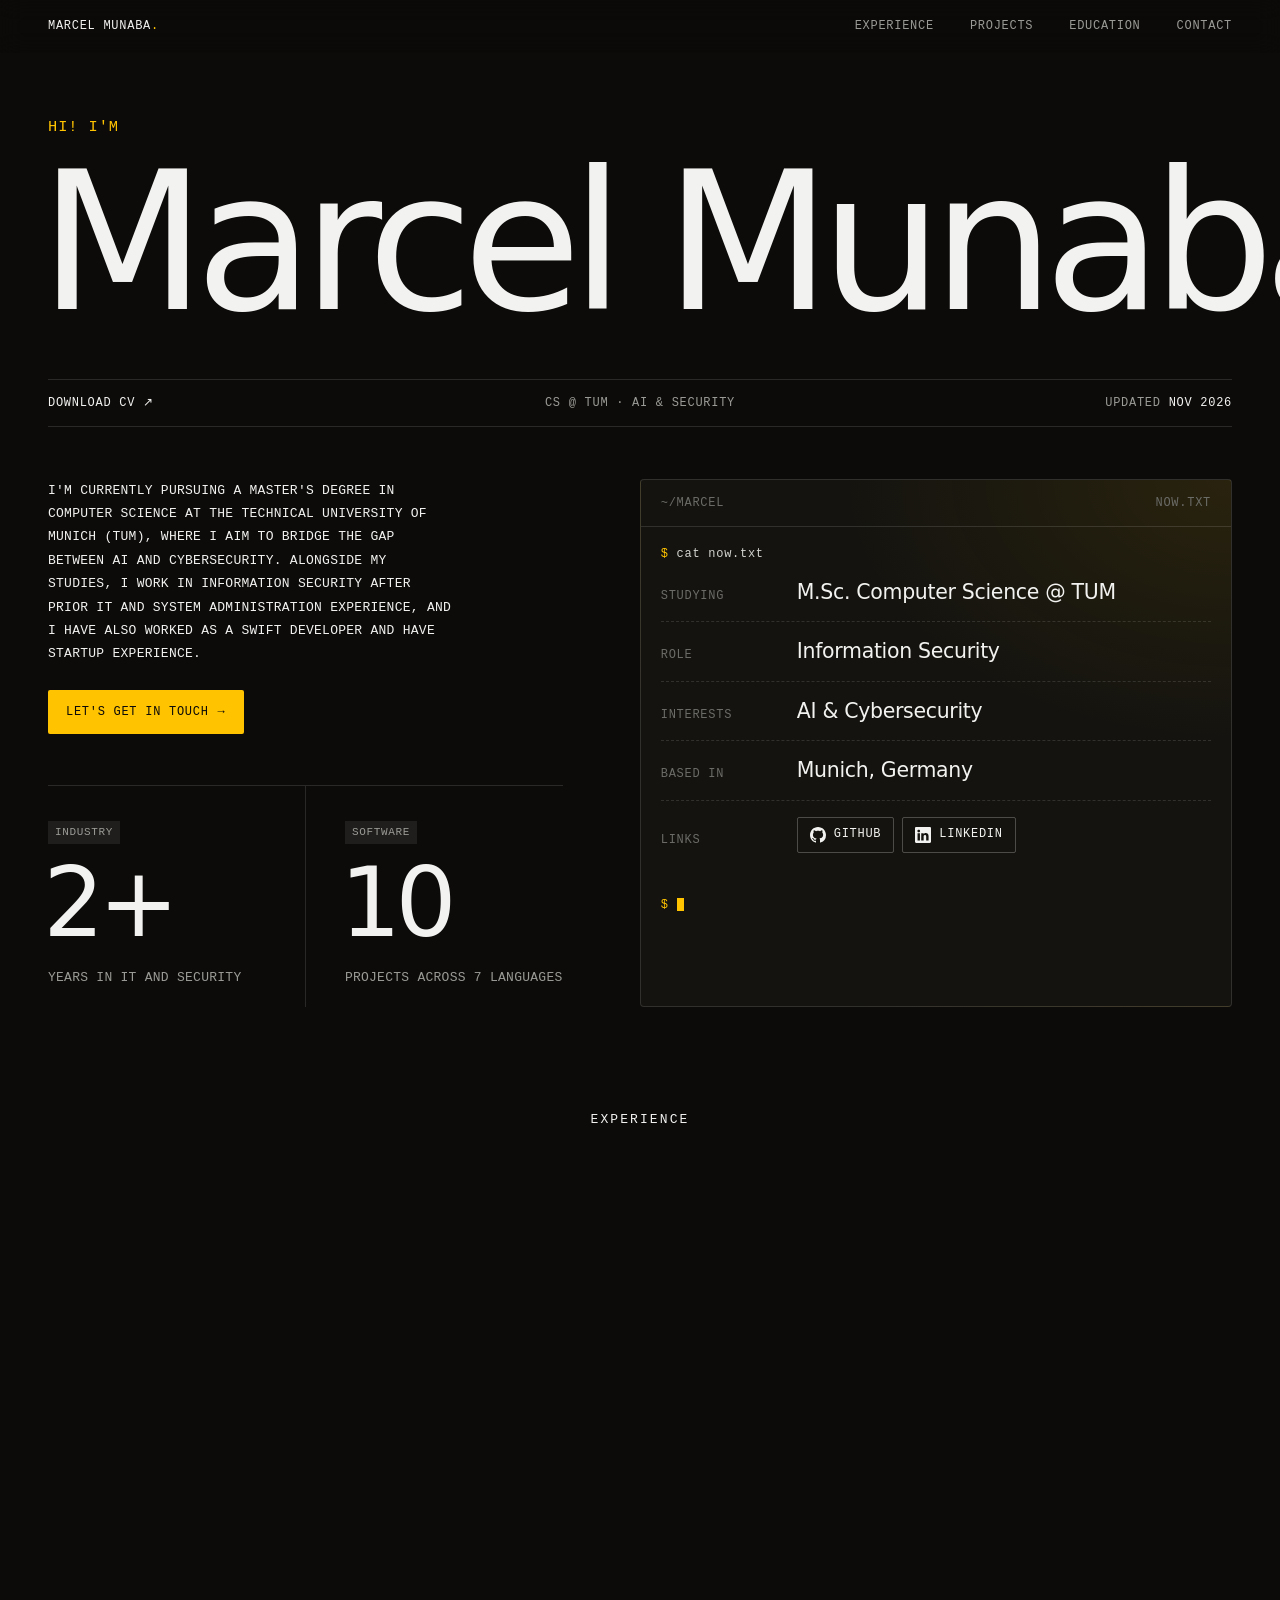
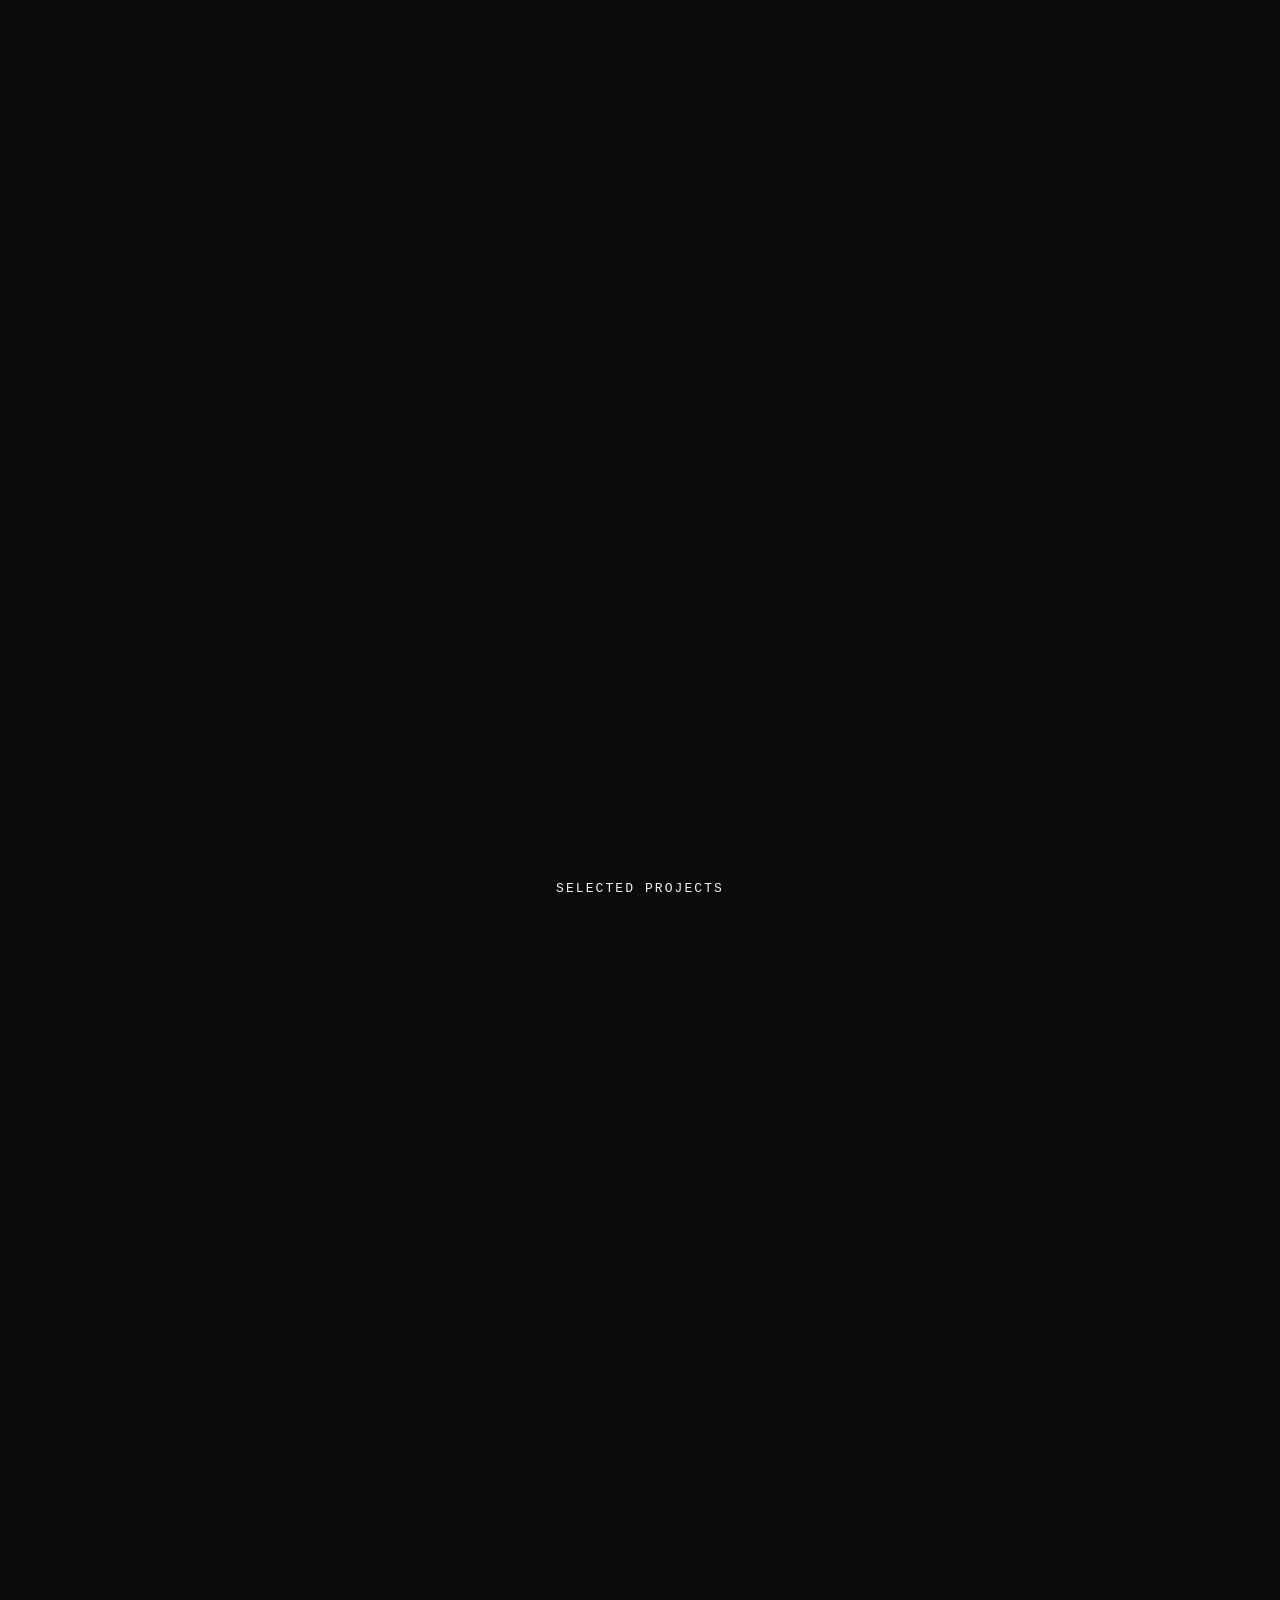
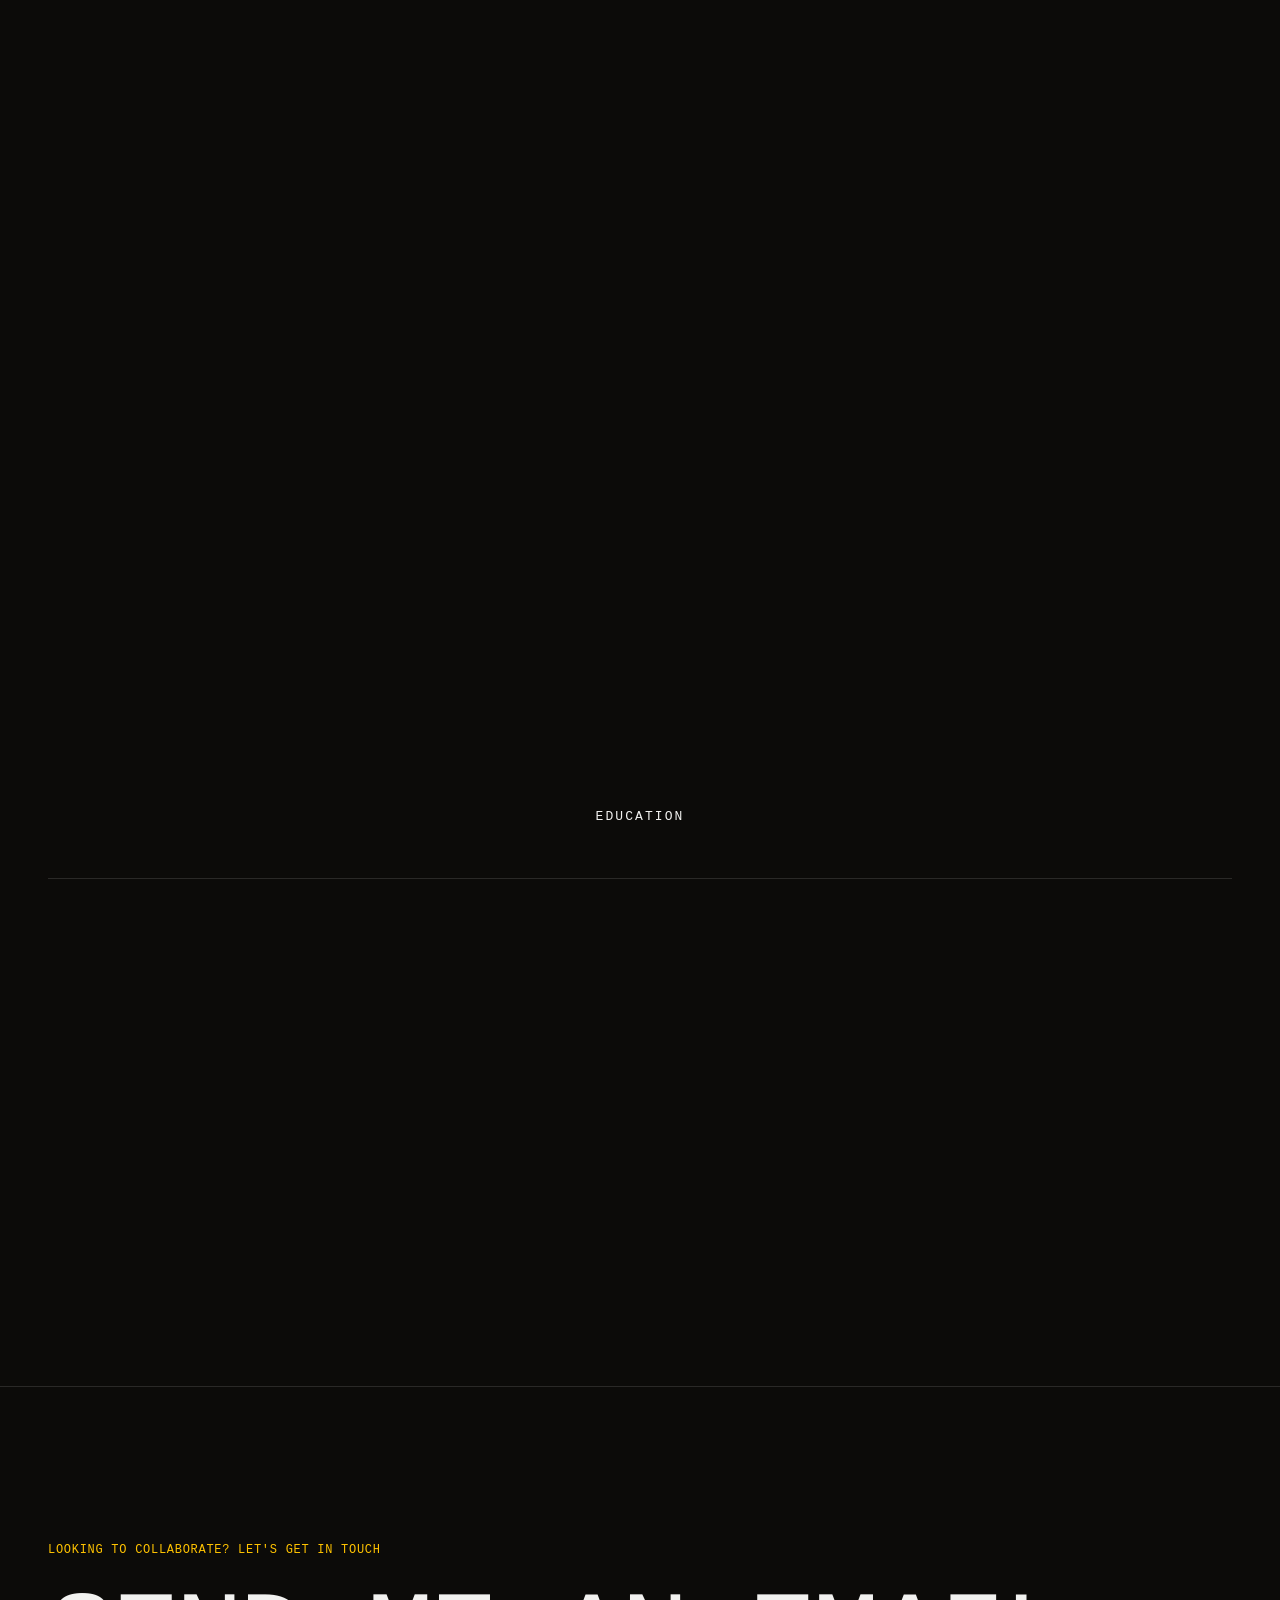
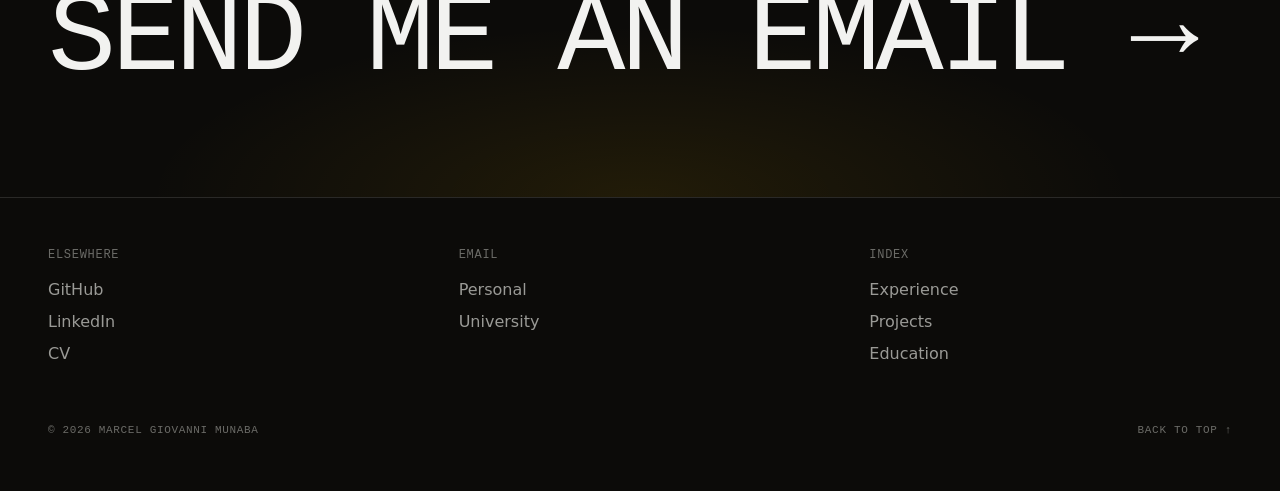
<file: index.html>
<!DOCTYPE html>
<html lang="en">
<head>
    <meta charset="UTF-8">
    <meta name="viewport" content="width=device-width, initial-scale=1.0">
    <meta http-equiv="Content-Security-Policy" content="default-src 'self'; base-uri 'self'; object-src 'none'; form-action 'none'; img-src 'self' data:; style-src 'self' https://fonts.googleapis.com; font-src https://fonts.gstatic.com; connect-src 'self'; script-src 'self' 'sha256-/x7W7R75k8Roq0WaVRQX9blP4OufE5xbAdzklGxsgpw='; frame-src 'none'">
    <meta name="referrer" content="strict-origin-when-cross-origin">
    <title>Marcel Giovanni Munaba</title>
    <meta name="description" content="Marcel Giovanni Munaba, M.Sc. Computer Science student at TUM working at the intersection of AI and security. Projects, experience, and contact.">
    <meta name="theme-color" content="#0c0b09">
    <link rel="apple-touch-icon" sizes="180x180" href="assets/favicon/apple-touch-icon.png">
    <link rel="icon" type="image/png" sizes="32x32" href="assets/favicon/favicon-32x32.png">
    <link rel="icon" type="image/png" sizes="16x16" href="assets/favicon/favicon-16x16.png">
    <link rel="preconnect" href="https://fonts.googleapis.com">
    <link rel="preconnect" href="https://fonts.gstatic.com" crossorigin>
    <link href="https://fonts.googleapis.com/css2?family=Inter+Tight:wght@300;400;500&family=JetBrains+Mono:wght@400;500&display=swap" rel="stylesheet">
    <link href="css/styles.css" rel="stylesheet">
    <script>document.documentElement.classList.add('js');</script>
    <script src="js/scripts.js" defer></script>
</head>
<body>
    <a class="skip-link" href="#main">Skip to content</a>

    <header class="topbar" id="topbar">
        <div class="wrap topbar__inner">
            <a class="topbar__brand" href="#top" aria-label="Marcel Munaba, back to top">Marcel Munaba<span class="accent">.</span></a>
            <nav class="topbar__nav" aria-label="Sections">
                <a href="#experience">Experience</a>
                <a href="#projects">Projects</a>
                <a href="#education">Education</a>
                <a href="#contact">Contact</a>
            </nav>
        </div>
    </header>

    <main id="main">
        <!-- Hero -->
        <section class="hero wrap" id="top">
            <h1 class="hero__name" data-reveal>
                <span class="hero__hello label">Hi! I'm</span>
                <span class="hero__lines">
                    <span class="hero__line">Marcel</span>
                    <span class="hero__line">Munaba<span class="accent">.</span></span>
                </span>
            </h1>
            <div class="hero__meta label">
                <a href="https://marcelmunaba.github.io/CV/CV_Marcel.pdf" target="_blank" rel="noopener noreferrer">Download CV <span aria-hidden="true">↗</span></a>
                <span class="hero__tagline">CS @ TUM · AI &amp; Security</span>
                <span>Updated <time id="updated" datetime="2026-11">Nov 2026</time></span>
            </div>
        </section>

        <!-- Intro -->
        <section class="intro wrap">
            <div class="intro__text" data-reveal>
                <p>I'm currently pursuing a Master's degree in Computer Science at the Technical University of Munich (TUM), where I aim to bridge the gap between AI and cybersecurity. Alongside my studies, I work in information security after prior IT and system administration experience, and I have also worked as a Swift developer and have startup experience.</p>
                <a class="btn" href="#contact">Let's get in touch <span class="btn__arrow" aria-hidden="true">→</span></a>
                <div class="intro__stats">
                    <div class="stat">
                        <span class="tag label">Industry</span>
                        <strong>2+</strong>
                        <p class="label">Years in IT and security</p>
                    </div>
                    <div class="stat">
                        <span class="tag label">Software</span>
                        <strong>10</strong>
                        <p class="label">Projects across 7 languages</p>
                    </div>
                </div>
            </div>

            <aside class="now" aria-label="At a glance" data-reveal>
                <div class="now__head label">
                    <span>~/marcel</span>
                    <span>now.txt</span>
                </div>
                <p class="now__prompt now__cat label"><span class="now__sign" aria-hidden="true">$</span> cat now.txt</p>
                <dl class="now__list">
                    <div><dt class="label">Studying</dt><dd>M.Sc. Computer Science @ TUM</dd></div>
                    <div><dt class="label">Role</dt><dd>Information Security</dd></div>
                    <div><dt class="label">Interests</dt><dd>AI &amp; Cybersecurity</dd></div>
                    <div><dt class="label">Based in</dt><dd>Munich, Germany</dd></div>
                    <div>
                        <dt class="label">Links</dt>
                        <dd class="now__links">
                            <a class="now__link label" href="https://github.com/marcelmunaba/" target="_blank" rel="noopener noreferrer"><svg viewBox="0 0 16 16" width="16" height="16" aria-hidden="true" fill="currentColor"><path d="M8 0C3.58 0 0 3.58 0 8c0 3.54 2.29 6.53 5.47 7.59.4.07.55-.17.55-.38 0-.19-.01-.82-.01-1.49-2.01.37-2.53-.49-2.69-.94-.09-.23-.48-.94-.82-1.13-.28-.15-.68-.52-.01-.53.63-.01 1.08.58 1.23.82.72 1.21 1.87.87 2.33.66.07-.52.28-.87.51-1.07-1.78-.2-3.64-.89-3.64-3.95 0-.87.31-1.59.82-2.15-.08-.2-.36-1.02.08-2.12 0 0 .67-.21 2.2.82.64-.18 1.32-.27 2-.27s1.36.09 2 .27c1.53-1.04 2.2-.82 2.2-.82.44 1.1.16 1.92.08 2.12.51.56.82 1.27.82 2.15 0 3.07-1.87 3.75-3.65 3.95.29.25.54.73.54 1.48 0 1.07-.01 1.93-.01 2.2 0 .21.15.46.55.38A8.01 8.01 0 0 0 16 8c0-4.42-3.58-8-8-8z"/></svg>GitHub</a>
                            <a class="now__link label" href="https://www.linkedin.com/in/marcelmunaba" target="_blank" rel="noopener noreferrer"><svg viewBox="0 0 16 16" width="16" height="16" aria-hidden="true" fill="currentColor"><path d="M0 1.146C0 .513.526 0 1.175 0h13.65C15.474 0 16 .513 16 1.146v13.708c0 .633-.526 1.146-1.175 1.146H1.175C.526 16 0 15.487 0 14.854zm4.943 12.248V6.169H2.542v7.225zm-1.2-8.212c.837 0 1.358-.554 1.358-1.248-.015-.709-.52-1.248-1.342-1.248S2.4 3.226 2.4 3.934c0 .694.521 1.248 1.327 1.248zm4.908 8.212V9.359c0-.216.016-.432.08-.586.173-.431.568-.878 1.232-.878.869 0 1.216.662 1.216 1.634v3.865h2.401V9.25c0-2.22-1.184-3.252-2.764-3.252-1.274 0-1.845.7-2.165 1.193v.025h-.016l.016-.025V6.169h-2.4c.03.678 0 7.225 0 7.225z"/></svg>LinkedIn</a>
                        </dd>
                    </div>
                </dl>
                <div class="now__shell label" data-shell>
                    <p class="now__prompt"><span class="now__sign" aria-hidden="true">$</span> <span data-shell-cmd>ls ~/projects</span></p>
                    <p class="now__out now__ls" data-shell-out>
                        <a href="#project-benchbit">benchbit</a>
                        <a href="#project-taxirl">taxirl</a>
                        <a href="#project-censorbot">censorbot</a>
                        <a href="#project-mahlzeit">mahlzeit</a>
                        <a href="#project-mori">mori</a>
                        <a href="#project-swiftblogger">swiftblogger</a>
                        <a href="#project-slash-survivors">slash-survivors</a>
                        <a href="#project-lu-zerlegung">lu-zerlegung</a>
                        <a href="#project-pengu-tic-tac-toe">pengu-tic-tac-toe</a>
                        <a href="#project-crossy-road">crossy-road</a>
                    </p>
                    <p class="now__prompt" data-shell-end><span class="now__sign" aria-hidden="true">$</span> <span class="cursor" aria-hidden="true"></span></p>
                </div>
            </aside>
        </section>

        <!-- Experience -->
        <section class="section wrap" id="experience">
            <h2 class="section__title label">Experience</h2>
            <div class="jobs">
                <article class="job" data-reveal>
                    <div class="job__side">
                        <p class="job__company label">ONYVEN <span class="badge">Current</span></p>
                        <h3 class="job__role">Student Researcher</h3>
                        <p class="job__type">Supply Chain Risk &middot; Interdisciplinary Project</p>
                        <p class="job__date label">Oct 2026 — Present</p>
                    </div>
                    <ul class="job__list">
                        <li>R&amp;D and prototyping in the area of global supply chain risk and its impact on companies&rsquo; suppliers.</li>
                        <li>Working on risk assessment methods, LLM-based analysis and the evaluation of external data sources.</li>
                    </ul>
                </article>
                <article class="job" data-reveal>
                    <div class="job__side">
                        <p class="job__company label">limango GmbH <span class="badge">Current</span></p>
                        <h3 class="job__role">Information Security</h3>
                        <p class="job__type">Working Student</p>
                        <p class="job__date label">Dec 2025 — Present</p>
                    </div>
                    <ul class="job__list">
                        <li>Designed and deployed a Python middleware that forwards Elastic SIEM alerts to the team&rsquo;s collaboration platform, automating security alert notifications.</li>
                        <li>Develop automation scripts to tune pfSense firewall rules and reduce false positives, improving detection accuracy.</li>
                    </ul>
                    <details class="job__more">
                        <summary class="label">+ 2 more</summary>
                        <ul class="job__list">
                            <li>Triage Suricata IDS alerts and analyze suspicious activity.</li>
                            <li>Investigate and report on security incidents, such as Microsoft Defender malware detections, contributing to incident response and remediation efforts.</li>
                        </ul>
                    </details>
                </article>
                <article class="job" data-reveal>
                    <div class="job__side">
                        <p class="job__company label">limango GmbH</p>
                        <h3 class="job__role">IT Helpdesk &amp; System Administration</h3>
                        <p class="job__type">Working Student</p>
                        <p class="job__date label">June 2024 — Dec 2025</p>
                    </div>
                    <ul class="job__list">
                        <li>Delivered desktop support and resolved 10+ technical issues weekly across Windows, macOS, and Linux, earning near-perfect user satisfaction.</li>
                        <li>Managed 100+ user accounts, access permissions, security settings, hardware inventory lifecycle, and deployed and maintained company devices using Baramundi Mobile Device Management (MDM) to ensure compliance and streamline device provisioning.</li>
                    </ul>
                    <details class="job__more">
                        <summary class="label">+ 1 more</summary>
                        <ul class="job__list">
                            <li>Supported onboarding and offboarding for up to 5 employees per month by configuring hardware, software, and access.</li>
                        </ul>
                    </details>
                </article>
                <article class="job" data-reveal>
                    <div class="job__side">
                        <p class="job__company label">Interhyp Gruppe</p>
                        <h3 class="job__role">VisionOS Developer</h3>
                        <p class="job__type">iPraktikum</p>
                        <p class="job__date label">Oct 2024 — Feb 2025</p>
                        <p class="job__link label"><a href="https://aet.cit.tum.de/projects/courses/ipraktikum/24w/interhyp/" target="_blank" rel="noopener">Project page ↗</a></p>
                    </div>
                    <ul class="job__list">
                        <li>Partnered with a team of 8 developers in the <i>iPraktikum</i> course at TUM, led by the Chair of Applied Software Engineering in partnership with Apple.</li>
                        <li>Engineered <i>HOMEvision</i>, a VisionOS app for Apple Vision Pro leveraging Google Gemini to extract natural, spoken descriptions of dream property characteristics and automatically translate them into smart search filters.</li>
                    </ul>
                </article>
            </div>
        </section>

        <!-- Projects -->
        <section class="section wrap" id="projects">
            <h2 class="section__title label">Selected projects</h2>
            <ol class="cards">
                <li class="card" id="project-benchbit" data-reveal>
                    <div class="card__media carousel" role="group" aria-roledescription="carousel" aria-label="BenchBit Explorer screenshots">
                        <div class="carousel__track" tabindex="0">
                            <div class="carousel__slide" role="group" aria-roledescription="slide" aria-label="1 of 5"><img src="assets/projects/benchbit/card.webp" width="1200" height="750" loading="lazy" alt="BenchBit Explorer overview with the Pareto-optimal configurations chart and trilemma triangle"></div>
                            <div class="carousel__slide" role="group" aria-roledescription="slide" aria-label="2 of 5"><img src="assets/projects/benchbit/card-2.webp" width="1200" height="750" loading="lazy" alt="BenchBit Explorer Pareto analysis of throughput against Shannon entropy"></div>
                            <div class="carousel__slide" role="group" aria-roledescription="slide" aria-label="3 of 5"><img src="assets/projects/benchbit/card-3.webp" width="1200" height="750" loading="lazy" alt="BenchBit Explorer parameter effects chart of throughput by block interval and node count"></div>
                            <div class="carousel__slide" role="group" aria-roledescription="slide" aria-label="4 of 5"><img src="assets/projects/benchbit/card-4.webp" width="1200" height="750" loading="lazy" alt="BenchBit Explorer configuration details panel with per-run metrics"></div>
                            <div class="carousel__slide" role="group" aria-roledescription="slide" aria-label="5 of 5"><img src="assets/projects/benchbit/card-5.webp" width="1200" height="750" loading="lazy" alt="BenchBit Explorer guide explaining the blockchain trilemma"></div>
                        </div>
                        <div class="carousel__controls">
                            <span class="carousel__count label">01 / 05</span>
                            <span class="carousel__btns">
                                <button class="carousel__btn" type="button" data-dir="-1" aria-label="Previous screenshot">←</button>
                                <button class="carousel__btn" type="button" data-dir="1" aria-label="Next screenshot">→</button>
                            </span>
                        </div>
                    </div>
                    <p class="card__meta label"><span>01</span><span class="card__stack"><span class="stack__item"><i class="tech-icon tech-icon--python" aria-hidden="true"></i>Python</span><span class="stack__sep" aria-hidden="true">·</span><span class="stack__item"><i class="tech-icon tech-icon--ansible" aria-hidden="true"></i>Ansible</span><span class="stack__sep" aria-hidden="true">·</span><span class="stack__item">Thesis</span></span></p>
                    <h3 class="card__title">BenchBit<img class="card__icon" src="assets/projects/benchbit/icon.svg" width="64" height="64" alt=""></h3>
                    <p class="card__desc">Bitcoin testing framework built for my B.Sc. thesis on the blockchain trilemma.</p>
                    <p class="card__links label">
                        <a href="https://benchbit.pages.dev/" target="_blank" rel="noopener noreferrer">Explorer ↗</a>
                        <button type="button" class="card__link-btn" data-dialog-open="abstract-benchbit" aria-haspopup="dialog">Read abstract →</button>
                    </p>
                </li>
                <li class="card" id="project-taxirl" data-reveal>
                    <div class="card__media"><img src="assets/projects/taxirl/card.webp" width="1200" height="750" loading="lazy" alt="TaxiRL Streamlit app"></div>
                    <p class="card__meta label"><span>02</span><span class="card__stack"><span class="stack__item"><i class="tech-icon tech-icon--python" aria-hidden="true"></i>Python</span><span class="stack__sep" aria-hidden="true">·</span><span class="stack__item">RL</span></span></p>
                    <h3 class="card__title">TaxiRL</h3>
                    <p class="card__desc">Reinforcement learning methods compared on Gymnasium's Taxi problem.</p>
                    <p class="card__links label">
                        <a href="taxirl-demo.html">Demo</a>
                        <a href="https://github.com/marcelmunaba/taxi" target="_blank" rel="noopener noreferrer">GitHub ↗</a>
                    </p>
                </li>
                <li class="card" id="project-censorbot" data-reveal>
                    <div class="card__media carousel" role="group" aria-roledescription="carousel" aria-label="CensorBot screenshots">
                        <div class="carousel__track" tabindex="0">
                            <div class="carousel__slide" role="group" aria-roledescription="slide" aria-label="1 of 3"><img src="assets/projects/censorbot/card.webp" width="1200" height="750" loading="lazy" alt="CensorBot Try it page with example prompts"></div>
                            <div class="carousel__slide" role="group" aria-roledescription="slide" aria-label="2 of 3"><img src="assets/projects/censorbot/card-2.webp" width="1200" height="750" loading="lazy" alt="CensorBot censoring a profane message with confidence bar and word scores"></div>
                            <div class="carousel__slide" role="group" aria-roledescription="slide" aria-label="3 of 3"><img src="assets/projects/censorbot/card-3.webp" width="1200" height="750" loading="lazy" alt="CensorBot thinking bubble while classifying a message"></div>
                        </div>
                        <div class="carousel__controls">
                            <span class="carousel__count label">01 / 03</span>
                            <span class="carousel__btns">
                                <button class="carousel__btn" type="button" data-dir="-1" aria-label="Previous screenshot">←</button>
                                <button class="carousel__btn" type="button" data-dir="1" aria-label="Next screenshot">→</button>
                            </span>
                        </div>
                    </div>
                    <p class="card__meta label"><span>03</span><span class="card__stack"><span class="stack__item"><i class="tech-icon tech-icon--python" aria-hidden="true"></i>Python</span><span class="stack__sep" aria-hidden="true">·</span><span class="stack__item">ML</span></span></p>
                    <h3 class="card__title">CensorBot</h3>
                    <p class="card__desc">Profanity checker using a Naive Bayes classifier.</p>
                    <p class="card__links label">
                        <a href="censorbot-demo.html">Demo</a>
                        <a href="https://github.com/marcelmunaba/CensorBot" target="_blank" rel="noopener noreferrer">GitHub ↗</a>
                    </p>
                </li>
                <li class="card" id="project-mahlzeit" data-reveal>
                    <div class="card__media carousel" role="group" aria-roledescription="carousel" aria-label="Mahlzeit screenshots">
                        <div class="carousel__track" tabindex="0">
                            <div class="carousel__slide" role="group" aria-roledescription="slide" aria-label="1 of 2"><img src="assets/projects/mahlzeit/card.webp" width="1200" height="750" loading="lazy" alt="Mahlzeit wishlist and favorites screens"></div>
                            <div class="carousel__slide" role="group" aria-roledescription="slide" aria-label="2 of 2"><img src="assets/projects/mahlzeit/card-2.webp" width="1200" height="750" loading="lazy" alt="Mahlzeit recipe detail screens"></div>
                        </div>
                        <div class="carousel__controls">
                            <span class="carousel__count label">01 / 02</span>
                            <span class="carousel__btns">
                                <button class="carousel__btn" type="button" data-dir="-1" aria-label="Previous screenshot">←</button>
                                <button class="carousel__btn" type="button" data-dir="1" aria-label="Next screenshot">→</button>
                            </span>
                        </div>
                    </div>
                    <p class="card__meta label"><span>04</span><span class="card__stack"><span class="stack__item"><i class="tech-icon tech-icon--swift" aria-hidden="true"></i>Swift</span><span class="stack__sep" aria-hidden="true">·</span><span class="stack__item">iOS</span></span></p>
                    <h3 class="card__title">Mahlzeit!</h3>
                    <p class="card__desc">Cooking wishlist app from TUM's iPraktikum intro course.</p>
                    <p class="card__links label">
                        <a href="mahlzeit-demo.html">Demo</a>
                        <a href="https://github.com/marcelmunaba/mahlzeit" target="_blank" rel="noopener noreferrer">GitHub ↗</a>
                    </p>
                </li>
                <li class="card" id="project-mori" data-reveal>
                    <div class="card__media"><img src="assets/projects/mori/card.webp" width="1200" height="750" loading="lazy" alt="Mori home and activity screens with the tagline Money made easy"></div>
                    <p class="card__meta label"><span>05</span><span class="card__stack"><span class="stack__item"><i class="tech-icon tech-icon--flutter" aria-hidden="true"></i>Flutter</span></span></p>
                    <h3 class="card__title">Mori</h3>
                    <p class="card__desc">A mobile Money Manager application written in Flutter. Designed to help users efficiently manage their finances with ease and convenience, whose main functionalities include bill splitting and comprehensive money management.</p>
                </li>
                <li class="card" id="project-swiftblogger" data-reveal>
                    <div class="card__media carousel" role="group" aria-roledescription="carousel" aria-label="SwiftBlogger screenshots">
                        <div class="carousel__track" tabindex="0">
                            <div class="carousel__slide" role="group" aria-roledescription="slide" aria-label="1 of 7"><img src="assets/projects/swiftblogger/card.webp" width="1200" height="750" loading="lazy" alt="SwiftBlogger dashboard"></div>
                            <div class="carousel__slide" role="group" aria-roledescription="slide" aria-label="2 of 7"><img src="assets/projects/swiftblogger/card-2.webp" width="1200" height="750" loading="lazy" alt="SwiftBlogger landing page"></div>
                            <div class="carousel__slide" role="group" aria-roledescription="slide" aria-label="3 of 7"><img src="assets/projects/swiftblogger/card-3.webp" width="1200" height="750" loading="lazy" alt="SwiftBlogger sign-up page"></div>
                            <div class="carousel__slide" role="group" aria-roledescription="slide" aria-label="4 of 7"><img src="assets/projects/swiftblogger/card-4.webp" width="1200" height="750" loading="lazy" alt="SwiftBlogger login page"></div>
                            <div class="carousel__slide" role="group" aria-roledescription="slide" aria-label="5 of 7"><img src="assets/projects/swiftblogger/card-5.webp" width="1200" height="750" loading="lazy" alt="SwiftBlogger posts list"></div>
                            <div class="carousel__slide" role="group" aria-roledescription="slide" aria-label="6 of 7"><img src="assets/projects/swiftblogger/card-6.webp" width="1200" height="750" loading="lazy" alt="SwiftBlogger create post page"></div>
                            <div class="carousel__slide" role="group" aria-roledescription="slide" aria-label="7 of 7"><img src="assets/projects/swiftblogger/card-7.webp" width="1200" height="750" loading="lazy" alt="SwiftBlogger edit post page"></div>
                        </div>
                        <div class="carousel__controls">
                            <span class="carousel__count label">01 / 07</span>
                            <span class="carousel__btns">
                                <button class="carousel__btn" type="button" data-dir="-1" aria-label="Previous screenshot">←</button>
                                <button class="carousel__btn" type="button" data-dir="1" aria-label="Next screenshot">→</button>
                            </span>
                        </div>
                    </div>
                    <p class="card__meta label"><span>06</span><span class="card__stack"><span class="stack__item"><i class="tech-icon tech-icon--nodedotjs" aria-hidden="true"></i>Node.js</span><span class="stack__sep" aria-hidden="true">·</span><span class="stack__item"><i class="tech-icon tech-icon--postgresql" aria-hidden="true"></i>PostgreSQL</span></span></p>
                    <h3 class="card__title">SwiftBlogger</h3>
                    <p class="card__desc">Blogging site with accounts, auth and post management.</p>
                    <p class="card__links label">
                        <a href="https://github.com/marcelmunaba/SwiftBlogger" target="_blank" rel="noopener noreferrer">GitHub ↗</a>
                    </p>
                </li>
                <li class="card" id="project-slash-survivors" data-reveal>
                    <div class="card__media carousel" role="group" aria-roledescription="carousel" aria-label="Slash Survivors screenshots">
                        <div class="carousel__track" tabindex="0">
                            <div class="carousel__slide" role="group" aria-roledescription="slide" aria-label="1 of 4"><img src="assets/projects/slash-survivors/card.webp" width="1200" height="750" loading="lazy" alt="Slash Survivors title screen"></div>
                            <div class="carousel__slide" role="group" aria-roledescription="slide" aria-label="2 of 4"><img src="assets/projects/slash-survivors/card-2.webp" width="1200" height="750" loading="lazy" alt="Slash Survivors mode select"></div>
                            <div class="carousel__slide" role="group" aria-roledescription="slide" aria-label="3 of 4"><img src="assets/projects/slash-survivors/card-3.webp" width="1200" height="750" loading="lazy" alt="Slash Survivors gameplay"></div>
                            <div class="carousel__slide" role="group" aria-roledescription="slide" aria-label="4 of 4"><img src="assets/projects/slash-survivors/card-4.webp" width="1200" height="750" loading="lazy" alt="Slash Survivors gameplay, second screenshot"></div>
                        </div>
                        <div class="carousel__controls">
                            <span class="carousel__count label">01 / 04</span>
                            <span class="carousel__btns">
                                <button class="carousel__btn" type="button" data-dir="-1" aria-label="Previous screenshot">←</button>
                                <button class="carousel__btn" type="button" data-dir="1" aria-label="Next screenshot">→</button>
                            </span>
                        </div>
                    </div>
                    <p class="card__meta label"><span>07</span><span class="card__stack"><span class="stack__item"><i class="tech-icon tech-icon--godotengine" aria-hidden="true"></i>Godot</span><span class="stack__sep" aria-hidden="true">·</span><span class="stack__item">Game</span></span></p>
                    <h3 class="card__title">Slash Survivors</h3>
                    <p class="card__desc">Top-down pixel hack-and-slash with endless waves.</p>
                    <p class="card__links label">
                        <a href="slash-survivors-demo.html">Demo</a>
                        <a href="https://marcelmunaba.itch.io/slash-survivors" target="_blank" rel="noopener noreferrer">Play on itch.io ↗</a>
                    </p>
                </li>
                <li class="card" id="project-lu-zerlegung" data-reveal>
                    <div class="card__media"><img src="assets/projects/lu-zerlegung/card.webp" width="1200" height="750" loading="lazy" alt="LU Zerlegung project report"></div>
                    <p class="card__meta label"><span>08</span><span class="card__stack"><span class="stack__item"><i class="tech-icon tech-icon--c" aria-hidden="true"></i>C</span><span class="stack__sep" aria-hidden="true">·</span><span class="stack__item">Group project</span></span></p>
                    <h3 class="card__title">LU Zerlegung</h3>
                    <p class="card__desc">LU matrix decomposition in C. The repo is private, so <a href="#" data-email-user="marcelmunaba" data-email-domain="gmail.com">email me</a> for details.</p>
                </li>
                <li class="card" id="project-pengu-tic-tac-toe" data-reveal>
                    <div class="card__media carousel" role="group" aria-roledescription="carousel" aria-label="Pengu Tic-Tac-Toe screenshots">
                        <div class="carousel__track" tabindex="0">
                            <div class="carousel__slide" role="group" aria-roledescription="slide" aria-label="1 of 2"><img src="assets/projects/pengu-tic-tac-toe/card.webp" width="1200" height="750" loading="lazy" alt="Pengu Tic-Tac-Toe game setup in the terminal"></div>
                            <div class="carousel__slide" role="group" aria-roledescription="slide" aria-label="2 of 2"><img src="assets/projects/pengu-tic-tac-toe/card-2.webp" width="1200" height="750" loading="lazy" alt="Pengu Tic-Tac-Toe game in progress"></div>
                        </div>
                        <div class="carousel__controls">
                            <span class="carousel__count label">01 / 02</span>
                            <span class="carousel__btns">
                                <button class="carousel__btn" type="button" data-dir="-1" aria-label="Previous screenshot">←</button>
                                <button class="carousel__btn" type="button" data-dir="1" aria-label="Next screenshot">→</button>
                            </span>
                        </div>
                    </div>
                    <p class="card__meta label"><span>09</span><span class="card__stack"><span class="stack__item"><i class="tech-icon tech-icon--java" aria-hidden="true"></i>Java</span></span></p>
                    <h3 class="card__title">Pengu Tic-Tac-Toe</h3>
                    <p class="card__desc">Tic-tac-toe with a twist, for TUM's PGdP course.</p>
                    <p class="card__links label">
                        <a href="https://github.com/marcelmunaba/PenguTicTacToe" target="_blank" rel="noopener noreferrer">GitHub ↗</a>
                    </p>
                </li>
                <li class="card" id="project-crossy-road" data-reveal>
                    <div class="card__media"><img src="assets/projects/crossy-road/card.webp" width="1200" height="750" loading="lazy" alt="Crossy Road gameplay"></div>
                    <p class="card__meta label"><span>10</span><span class="card__stack"><span class="stack__item"><i class="tech-icon tech-icon--python" aria-hidden="true"></i>Python</span><span class="stack__sep" aria-hidden="true">·</span><span class="stack__item">Pygame</span></span></p>
                    <h3 class="card__title">Crossy Road</h3>
                    <p class="card__desc">Small arcade game built with Pygame.</p>
                    <p class="card__links label">
                        <a href="https://github.com/marcelmunaba/CrossyRoad-Alpha" target="_blank" rel="noopener noreferrer">GitHub ↗</a>
                    </p>
                </li>
            </ol>
        </section>

        <!-- Education -->
        <section class="section wrap" id="education">
            <h2 class="section__title label">Education</h2>
            <div class="accordion">
                <details class="acc" data-reveal>
                    <summary>
                        <span class="acc__title">M.Sc. Computer Science<span class="acc__sub label">Technical University of Munich</span></span>
                        <span class="acc__meta label">Apr 2026 — Now</span>
                        <span class="acc__icon" aria-hidden="true"></span>
                    </summary>
                    <div class="acc__body">
                        <div class="semesters">
                            <div class="semester">
                                <h4 class="label">1. Semester</h4>
                                <ul class="courses">
                                    <li>Blockchain-based Systems Engineering <code>IN2359</code></li>
                                    <li>Introduction to Deep Learning <code>IN2346</code></li>
                                    <li>Security Engineering <code>IN2178</code></li>
                                    <li>IT Security 2 <code>CIT3330002</code></li>
                                    <li>Cryptography <code>CIT3330003</code></li>
                                </ul>
                            </div>
                            <div class="semester">
                                <h4 class="label">2. Semester</h4>
                                <ul class="courses">
                                    <li>Network Security <code>IN2101</code></li>
                                    <li>Introduction to Quantum Computing <code>IN2381</code></li>
                                    <li>Interdisciplinary Project in an Application Subject <code>IN2334</code></li>
                                </ul>
                            </div>
                        </div>
                    </div>
                </details>

                <details class="acc" data-reveal>
                    <summary>
                        <span class="acc__title">B.Sc. Computer Science<span class="acc__sub label">Technical University of Munich · Grade&nbsp;2.3</span></span>
                        <span class="acc__meta label">Oct 2022 — Feb 2026</span>
                        <span class="acc__icon" aria-hidden="true"></span>
                    </summary>
                    <div class="acc__body">
                        <div class="semesters">
                            <div class="semester">
                                <h4 class="label">1. Semester</h4>
                                <ul class="courses">
                                    <li>Introduction to Computer Science <code>IN0001</code></li>
                                    <li>Introduction to Computer Organization and Technology - Computer Architecture <code>IN0004</code></li>
                                    <li>Discrete Structures <code>IN0015</code></li>
                                    <li>Fundamentals of Programming (Exercises &amp; Laboratory) <code>IN0002</code></li>
                                </ul>
                            </div>
                            <div class="semester">
                                <h4 class="label">2. Semester</h4>
                                <ul class="courses">
                                    <li>Fundamentals of Algorithms and Data Structures <code>IN0007</code></li>
                                    <li>Introduction to Software Engineering <code>IN0006</code></li>
                                    <li>Linear Algebra for Informatics <code>MA0901</code></li>
                                    <li>Functional Programming and Verification <code>IN0003</code></li>
                                    <li>Fundamentals of Computer Architecture (Exercises &amp; Laboratory) <code>IN0005</code></li>
                                    <li>French A1.1 <code>SZ0501</code></li>
                                </ul>
                            </div>
                            <div class="semester">
                                <h4 class="label">3. Semester</h4>
                                <ul class="courses">
                                    <li>Introduction to Databases <code>IN0008</code></li>
                                    <li>IT Security <code>IN0042</code></li>
                                    <li>Introduction to Operating Systems and System Software <code>IN0009</code></li>
                                    <li>Calculus for Computer Science <code>MA0902</code></li>
                                    <li>Numerical Programming <code>IN0019</code></li>
                                    <li>Korean A1.1 <code>SZ1808</code></li>
                                </ul>
                            </div>
                            <div class="semester">
                                <h4 class="label">4. Semester</h4>
                                <ul class="courses">
                                    <li>Introduction to Theoretical Computer Science <code>IN0011</code></li>
                                    <li>Introduction to Computer Networks and Distributed Systems <code>IN0010</code></li>
                                    <li>Discrete Probability Theory <code>IN0018</code></li>
                                    <li>Modeling and Simulation (Focus on Calculus) <code>IN2366</code></li>
                                    <li>Seminar - Neurotechnology and Human-Robot Interfacing <code>IN0014</code></li>
                                </ul>
                            </div>
                            <div class="semester">
                                <h4 class="label">5. Semester</h4>
                                <ul class="courses">
                                    <li>Patterns in Software Engineering <code>IN2081</code></li>
                                    <li>Business Analytics and Machine Learning <code>IN2028</code></li>
                                    <li>Applied Regression <code>MA3409</code></li>
                                    <li>iPraktikum (iOS Praktikum) <code>IN0012</code></li>
                                    <li>Fundamentals of Artificial Intelligence <code>IN2406</code></li>
                                </ul>
                            </div>
                            <div class="semester">
                                <h4 class="label">6. Semester</h4>
                                <ul class="courses">
                                    <li>Introduction to Data Science and Statistical Thinking <code>CIT5130002</code></li>
                                    <li>Bachelor's Thesis: Quantifying Trade-Offs in the Blockchain Trilemma: Empirical Analysis in PoW-based Systems Towards Pareto-Optimal Configurations <code>IN2261</code></li>
                                </ul>
                            </div>
                        </div>
                    </div>
                </details>

                <details class="acc" data-reveal>
                    <summary>
                        <span class="acc__title">Studienkolleg – T-Kurs<span class="acc__sub label">Hochschule Kaiserslautern · Grade&nbsp;1.5</span></span>
                        <span class="acc__meta label">Mar 2022 — Jun 2022</span>
                        <span class="acc__icon" aria-hidden="true"></span>
                    </summary>
                    <div class="acc__body">
                        <p class="acc__text">The International Preparatory College offers international students preparation for universities in Germany.</p>
                    </div>
                </details>

                <details class="acc" data-reveal>
                    <summary>
                        <span class="acc__title">High School – Natural Sciences Program<span class="acc__sub label">SMAK 1 Penabur Jakarta · Grade&nbsp;91.64</span></span>
                        <span class="acc__meta label">Jul 2018 — May 2021</span>
                        <span class="acc__icon" aria-hidden="true"></span>
                    </summary>
                    <div class="acc__body">
                        <p class="acc__text">Activities and societies: SMAK One Cup Committee.</p>
                    </div>
                </details>
            </div>
        </section>

        <!-- Contact -->
        <section class="contact" id="contact">
            <div class="wrap contact__inner">
                <p class="contact__kicker label">Looking to collaborate? Let's get in touch</p>
                <a class="contact__email" href="#" data-email-user="marcelmunaba" data-email-domain="gmail.com">Send me an email <span class="contact__arrow" aria-hidden="true">→</span></a>
            </div>
        </section>
    </main>

    <!-- BenchBit thesis abstract -->
    <dialog class="modal" id="abstract-benchbit" aria-labelledby="abstract-benchbit-title">
        <div class="modal__head label">
            <span>benchbit / abstract.txt</span>
            <button type="button" class="modal__close" data-dialog-close aria-label="Close abstract">Close ✕</button>
        </div>
        <div class="modal__body">
            <p class="modal__kicker label">BenchBit · B.Sc. thesis · TUM</p>
            <h2 class="modal__title" id="abstract-benchbit-title">Abstract</h2>
            <div class="modal__text">
                <p>Designing blockchain systems for decentralized applications requires that software architects address non-functional needs, which include balancing decentralization, scalability, and security, commonly referred to as the blockchain trilemma. Achieving a good balance among the three axes is challenging due to the lack of empirical data on their trade-offs.</p>
                <p>Existing studies are mostly conceptual or focus primarily on the Proof-of-Stake consensus mechanism, leaving a gap in empirical quantification for Proof-of-Work systems and hindering the identification of optimal system configurations.</p>
                <p>To address this, I developed BenchBit, a Bitcoin benchmarking framework deployed on the Leibniz Supercomputing Centre (LRZ) cluster. This thesis involved 216 experimental runs across 36 different configurations, varying the block interval, block maximum weight, and node count, among others, on a private Bitcoin network. The data was analyzed using correlation, ANOVA, and Pareto analysis to understand the impact of the configuration parameters.</p>
                <p>Key results include a weak but statistically significant negative correlation between decentralization, measured by the Herfindahl-Hirschman Index or the Gini coefficient, and scalability, measured by throughput. While security metrics, in particular the stale block rate, were less effective due to data sparsity in short observation windows during experiments and the orchestrated mining model, Pareto analysis revealed that within the selected testing ranges, configurations with a 30-second block interval, 12 nodes, and uniform hash distribution consistently appeared on all Pareto fronts and offered the most advantageous balance across the trilemma, simultaneously maximizing throughput and security (cost of attack) while maintaining high decentralization. Regarding security, the thesis demonstrates that probabilistic metrics such as the stale block rate (<i>SBR</i>) become zero-inflated in short observation windows, making them unsuitable for short-term benchmarking. Consequently, the framework establishes that security quantification in such environments may require either another security metric, such as modeled proxies (cost of attack), or significantly extended observation windows.</p>
                <p>This thesis presents BenchBit, an automated benchmarking platform for PoW systems on high performance computing (HPC) infrastructure, along with a reusable analytical pipeline for correlation, Analysis of Variance (ANOVA), and Pareto analysis, aiding architects in moving from raw data to actionable design decisions.</p>
            </div>
        </div>
    </dialog>

    <footer class="footer">
        <div class="wrap">
            <div class="footer__cols">
                <div>
                    <h2 class="label">Elsewhere</h2>
                    <ul>
                        <li><a href="https://github.com/marcelmunaba/" target="_blank" rel="noopener noreferrer">GitHub</a></li>
                        <li><a href="https://www.linkedin.com/in/marcelmunaba" target="_blank" rel="noopener noreferrer">LinkedIn</a></li>
                        <li><a href="https://marcelmunaba.github.io/CV/CV_Marcel.pdf" target="_blank" rel="noopener noreferrer">CV</a></li>
                    </ul>
                </div>
                <div>
                    <h2 class="label">Email</h2>
                    <ul>
                        <li><a href="#" data-email-user="marcelmunaba" data-email-domain="gmail.com">Personal</a></li>
                        <li><a href="#" data-email-user="marcel.munaba" data-email-domain="tum.de">University</a></li>
                    </ul>
                </div>
                <div>
                    <h2 class="label">Index</h2>
                    <ul>
                        <li><a href="#experience">Experience</a></li>
                        <li><a href="#projects">Projects</a></li>
                        <li><a href="#education">Education</a></li>
                    </ul>
                </div>
            </div>
            <div class="footer__bottom label">
                <span>&copy; 2026 Marcel Giovanni Munaba</span>
                <a href="#top">Back to top ↑</a>
            </div>
        </div>
    </footer>
</body>
</html>
</file>
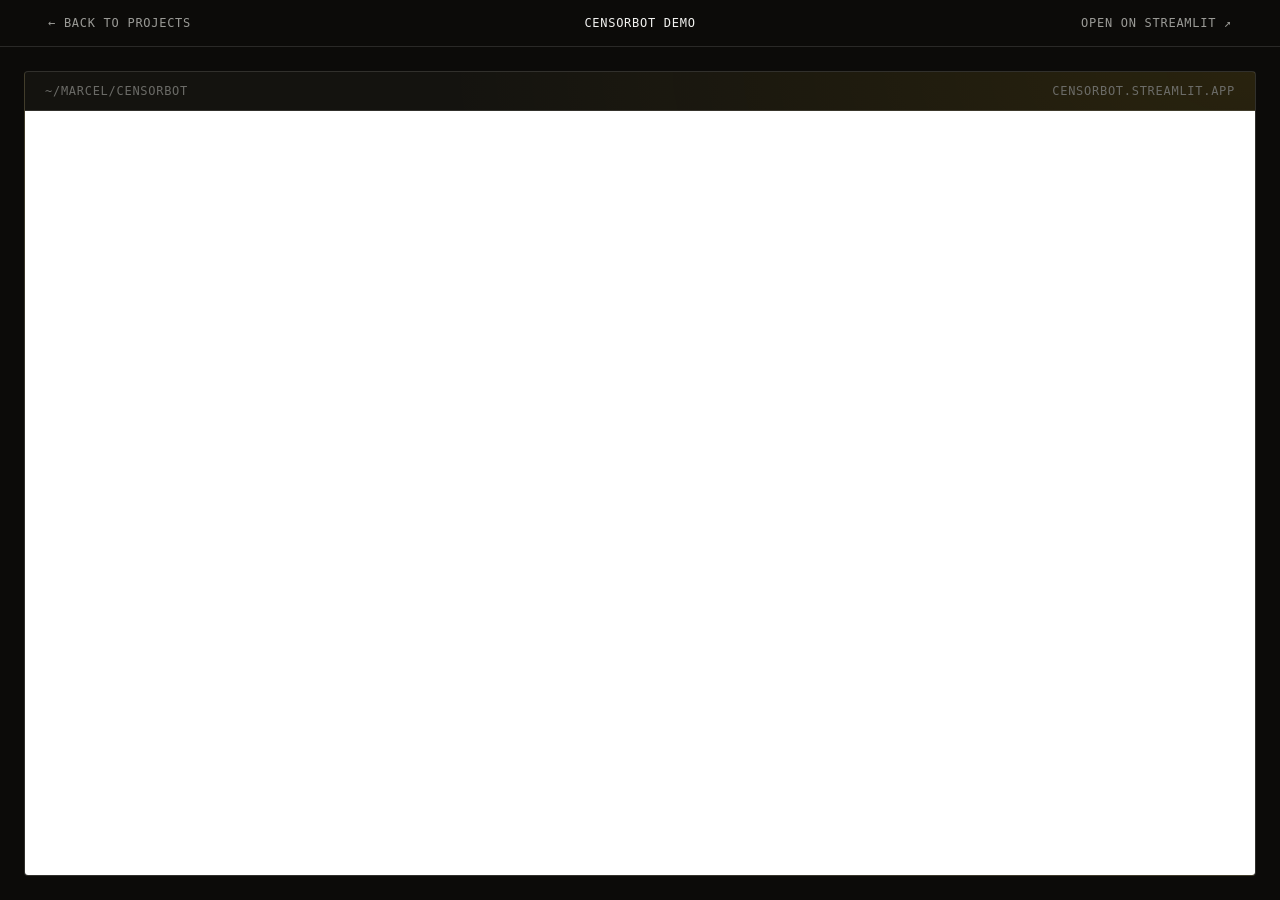
<file: censorbot-demo.html>
<!DOCTYPE html>
<html lang="en">
<head>
    <meta charset="UTF-8">
    <meta name="viewport" content="width=device-width, initial-scale=1.0">
    <meta http-equiv="Content-Security-Policy" content="default-src 'self'; base-uri 'self'; object-src 'none'; form-action 'none'; img-src 'self' data:; style-src 'self' https://fonts.googleapis.com; font-src https://fonts.gstatic.com; connect-src 'self'; script-src 'none'; frame-src https://censorbot.streamlit.app">
    <meta name="referrer" content="strict-origin-when-cross-origin">
    <title>CensorBot Demo | Marcel Giovanni Munaba</title>
    <link rel="preconnect" href="https://fonts.googleapis.com">
    <link rel="preconnect" href="https://fonts.gstatic.com" crossorigin>
    <link href="https://fonts.googleapis.com/css2?family=Inter+Tight:wght@400;500&family=JetBrains+Mono:wght@400;500&display=swap" rel="stylesheet">
    <link href="css/demo.css" rel="stylesheet">
</head>
<body>
    <div class="demo-layout">
        <header class="demo-topbar">
            <a href="index.html#projects">← Back to projects</a>
            <strong>CensorBot Demo</strong>
            <a href="https://censorbot.streamlit.app/" target="_blank" rel="noopener noreferrer">Open on Streamlit ↗</a>
        </header>
        <main class="demo-shell">
            <div class="demo-window">
                <div class="demo-window__head" aria-hidden="true">
                    <span>~/marcel/censorbot</span>
                    <span>censorbot.streamlit.app</span>
                </div>
                <iframe
                    title="CensorBot Demo"
                    src="https://censorbot.streamlit.app/?embed=true&embed_options=dark_theme"
                    loading="lazy"
                    sandbox="allow-scripts allow-same-origin allow-forms allow-popups allow-popups-to-escape-sandbox"
                    referrerpolicy="strict-origin-when-cross-origin"></iframe>
            </div>
        </main>
    </div>
</body>
</html>
</file>
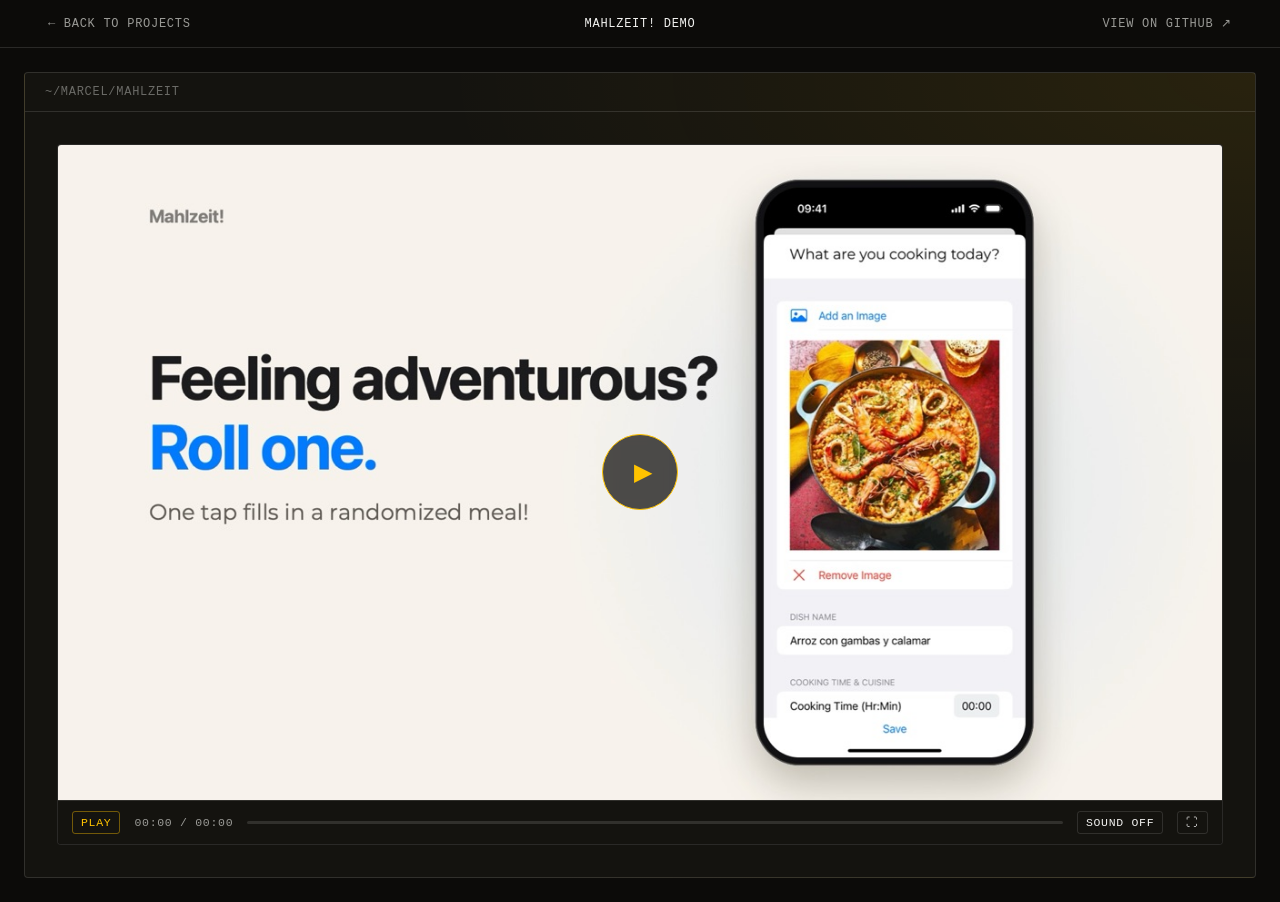
<file: mahlzeit-demo.html>
<!DOCTYPE html>
<html lang="en">
<head>
    <meta charset="UTF-8">
    <meta name="viewport" content="width=device-width, initial-scale=1.0">
    <meta http-equiv="Content-Security-Policy" content="default-src 'self'; base-uri 'self'; object-src 'none'; form-action 'none'; img-src 'self' data:; media-src 'self'; style-src 'self' https://fonts.googleapis.com; font-src https://fonts.gstatic.com; connect-src 'self'; script-src 'self'; frame-src 'none'">
    <meta name="referrer" content="strict-origin-when-cross-origin">
    <title>Mahlzeit! Demo | Marcel Giovanni Munaba</title>
    <link rel="preconnect" href="https://fonts.googleapis.com">
    <link rel="preconnect" href="https://fonts.gstatic.com" crossorigin>
    <link href="https://fonts.googleapis.com/css2?family=Inter+Tight:wght@400;500&family=JetBrains+Mono:wght@400;500&display=swap" rel="stylesheet">
    <link href="css/demo.css" rel="stylesheet">
</head>
<body>
    <div class="demo-layout">
        <header class="demo-topbar">
            <a href="index.html#projects">← Back to projects</a>
            <strong>Mahlzeit! Demo</strong>
            <a href="https://github.com/marcelmunaba/mahlzeit" target="_blank" rel="noopener noreferrer">View on GitHub ↗</a>
        </header>
        <main class="demo-shell">
            <div class="demo-window">
                <div class="demo-window__head" aria-hidden="true">
                    <span>~/marcel/mahlzeit</span>                </div>
                <div class="demo-video">
                    <div class="player" data-player tabindex="0" aria-label="Mahlzeit launch video player">
                    <div class="player__stage">
                    <video
                        src="assets/projects/mahlzeit/demo.mp4"
                        poster="assets/projects/mahlzeit/demo-poster.jpg"
                        width="1920" height="1080"
                        autoplay muted loop playsinline controls preload="metadata"
                        aria-label="Mahlzeit launch video: the cooking wishlist, creating Nasi Goreng by hand, rolling a random meal from TheMealDB, then checking off Nasi Goreng, adding a photo of the cooked dish and finding it in History"></video>
                        <button class="player__big" type="button" data-big-play aria-label="Play video">
                            <span aria-hidden="true">▶</span>
                        </button>
                    </div>
                    <div class="player__bar" hidden>
                        <button class="player__btn player__btn--play" type="button" data-play>Pause</button>
                        <span class="player__time" data-time>00:00 / 00:24</span>
                        <div class="player__track" data-track role="slider" tabindex="0" aria-label="Seek" aria-valuemin="0" aria-valuemax="100" aria-valuenow="0">
                            <div class="player__fill" data-fill></div>
                        </div>
                        <button class="player__btn" type="button" data-mute aria-pressed="false">Sound off</button>
                        <button class="player__btn" type="button" data-fullscreen aria-label="Full screen">⛶</button>
                    </div>
                    </div>
                </div>
            </div>
        </main>
    </div>
    <script src="js/demo-player.js" defer></script>
</body>
</html>
</file>
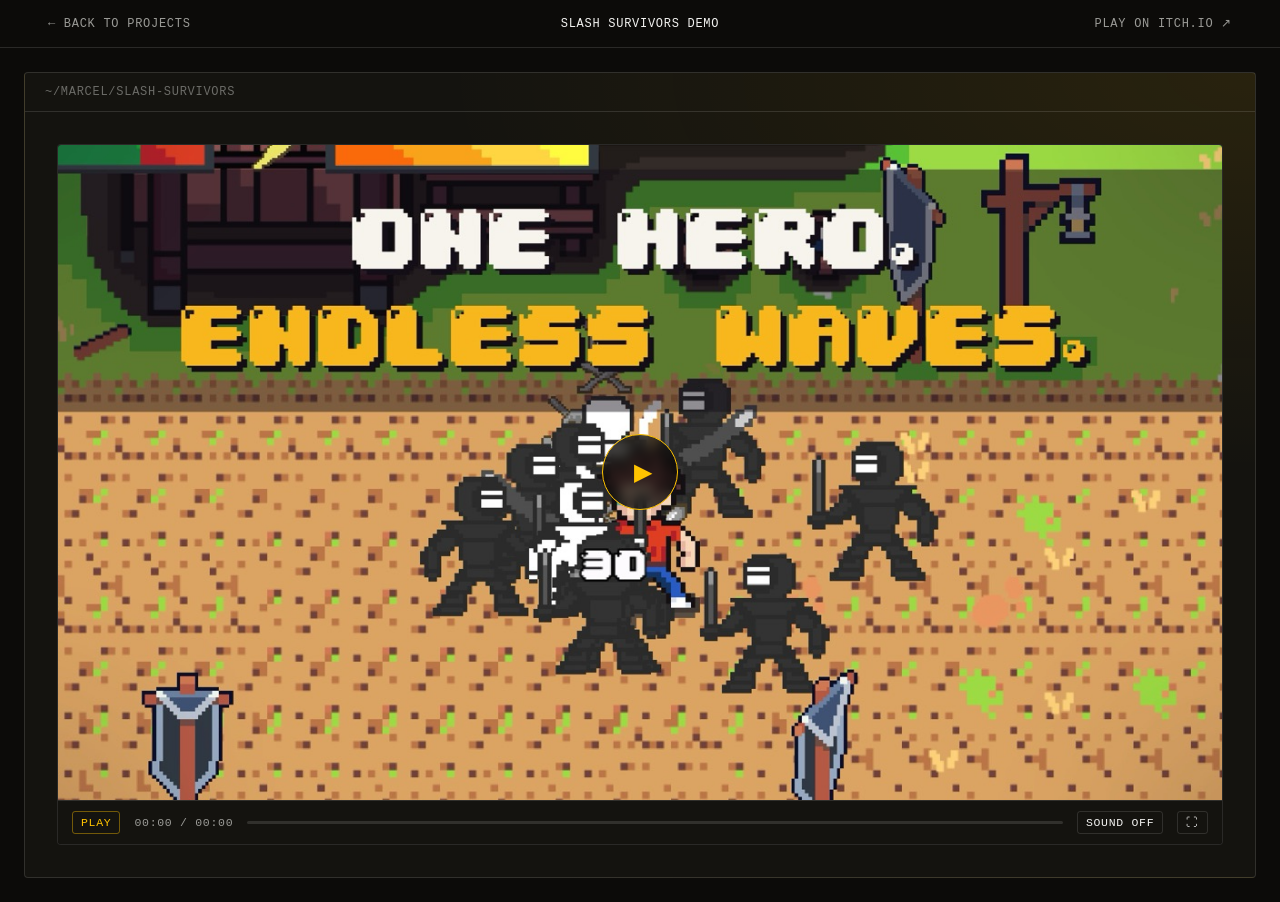
<file: slash-survivors-demo.html>
<!DOCTYPE html>
<html lang="en">
<head>
    <meta charset="UTF-8">
    <meta name="viewport" content="width=device-width, initial-scale=1.0">
    <meta http-equiv="Content-Security-Policy" content="default-src 'self'; base-uri 'self'; object-src 'none'; form-action 'none'; img-src 'self' data:; media-src 'self'; style-src 'self' https://fonts.googleapis.com; font-src https://fonts.gstatic.com; connect-src 'self'; script-src 'self'; frame-src 'none'">
    <meta name="referrer" content="strict-origin-when-cross-origin">
    <title>Slash Survivors Demo | Marcel Giovanni Munaba</title>
    <link rel="preconnect" href="https://fonts.googleapis.com">
    <link rel="preconnect" href="https://fonts.gstatic.com" crossorigin>
    <link href="https://fonts.googleapis.com/css2?family=Inter+Tight:wght@400;500&family=JetBrains+Mono:wght@400;500&display=swap" rel="stylesheet">
    <link href="css/demo.css" rel="stylesheet">
</head>
<body>
    <div class="demo-layout">
        <header class="demo-topbar">
            <a href="index.html#projects">← Back to projects</a>
            <strong>Slash Survivors Demo</strong>
            <a href="https://marcelmunaba.itch.io/slash-survivors" target="_blank" rel="noopener noreferrer">Play on itch.io ↗</a>
        </header>
        <main class="demo-shell">
            <div class="demo-window">
                <div class="demo-window__head" aria-hidden="true">
                    <span>~/marcel/slash-survivors</span>                </div>
                <div class="demo-video">
                    <div class="player" data-player tabindex="0" aria-label="Slash Survivors trailer player">
                    <div class="player__stage">
                    <video
                        src="assets/projects/slash-survivors/slash_survivors_demo.mp4"
                        poster="assets/projects/slash-survivors/demo-poster.jpg"
                        width="1920" height="1080"
                        autoplay muted loop playsinline controls preload="metadata"
                        aria-label="Slash Survivors trailer: one hero against endless waves of shadow soldiers, slashing through the horde, grabbing a DAMAGE UP power-up, fighting the Commander mini-boss and the difficulty ramping up, ending with a link to play on itch.io"></video>
                        <button class="player__big" type="button" data-big-play aria-label="Play video">
                            <span aria-hidden="true">▶</span>
                        </button>
                    </div>
                    <div class="player__bar" hidden>
                        <button class="player__btn player__btn--play" type="button" data-play>Pause</button>
                        <span class="player__time" data-time>00:00 / 00:24</span>
                        <div class="player__track" data-track role="slider" tabindex="0" aria-label="Seek" aria-valuemin="0" aria-valuemax="100" aria-valuenow="0">
                            <div class="player__fill" data-fill></div>
                        </div>
                        <button class="player__btn" type="button" data-mute aria-pressed="false">Sound off</button>
                        <button class="player__btn" type="button" data-fullscreen aria-label="Full screen">⛶</button>
                    </div>
                    </div>
                </div>
            </div>
        </main>
    </div>
    <script src="js/demo-player.js" defer></script>
</body>
</html>
</file>
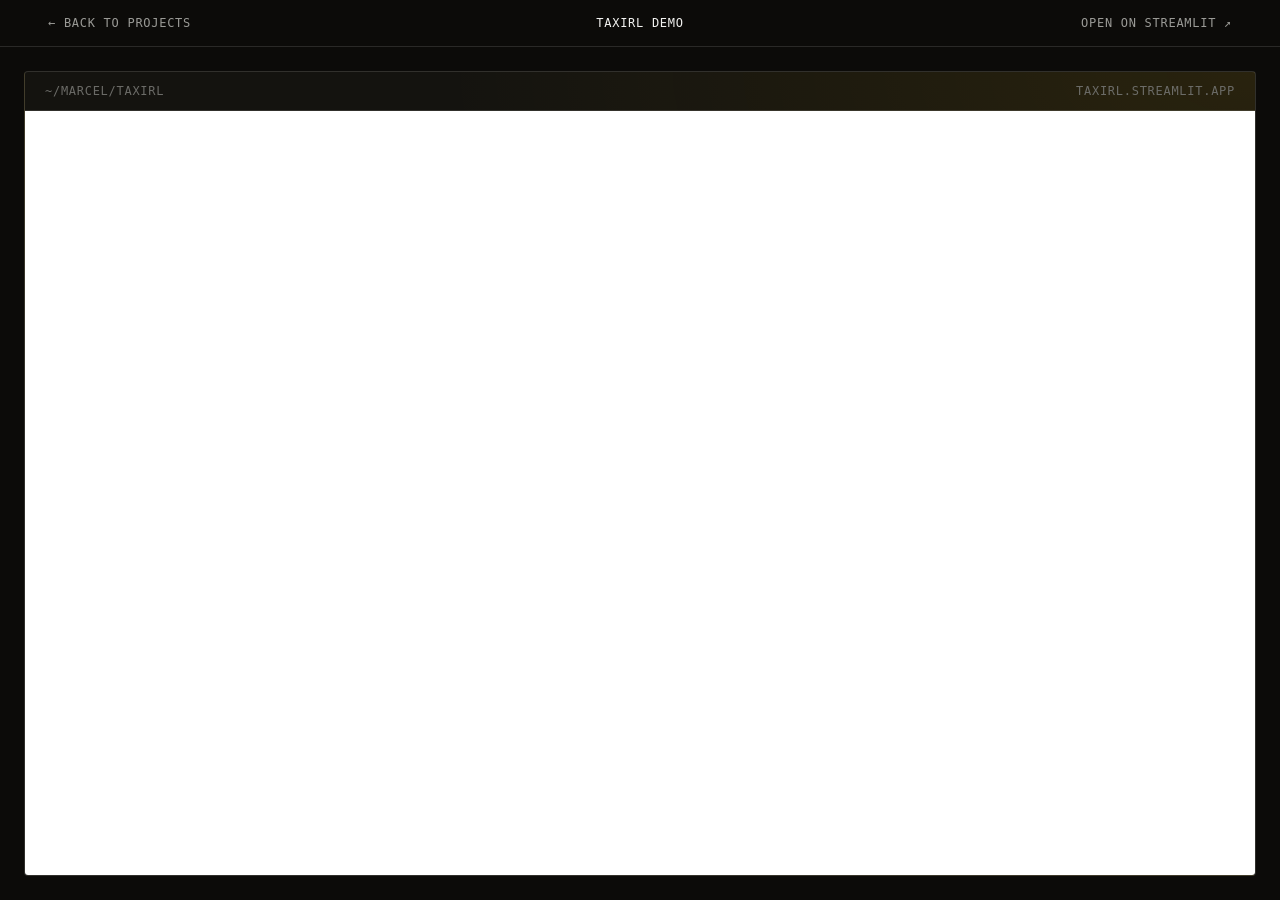
<file: taxirl-demo.html>
<!DOCTYPE html>
<html lang="en">
<head>
    <meta charset="UTF-8">
    <meta name="viewport" content="width=device-width, initial-scale=1.0">
    <meta http-equiv="Content-Security-Policy" content="default-src 'self'; base-uri 'self'; object-src 'none'; form-action 'none'; img-src 'self' data:; style-src 'self' https://fonts.googleapis.com; font-src https://fonts.gstatic.com; connect-src 'self'; script-src 'none'; frame-src https://taxirl.streamlit.app">
    <meta name="referrer" content="strict-origin-when-cross-origin">
    <title>TaxiRL Demo | Marcel Giovanni Munaba</title>
    <link rel="preconnect" href="https://fonts.googleapis.com">
    <link rel="preconnect" href="https://fonts.gstatic.com" crossorigin>
    <link href="https://fonts.googleapis.com/css2?family=Inter+Tight:wght@400;500&family=JetBrains+Mono:wght@400;500&display=swap" rel="stylesheet">
    <link href="css/demo.css" rel="stylesheet">
</head>
<body>
    <div class="demo-layout">
        <header class="demo-topbar">
            <a href="index.html#projects">← Back to projects</a>
            <strong>TaxiRL Demo</strong>
            <a href="https://taxirl.streamlit.app/" target="_blank" rel="noopener noreferrer">Open on Streamlit ↗</a>
        </header>
        <main class="demo-shell">
            <div class="demo-window">
                <div class="demo-window__head" aria-hidden="true">
                    <span>~/marcel/taxirl</span>
                    <span>taxirl.streamlit.app</span>
                </div>
                <iframe
                    title="TaxiRL Demo"
                    src="https://taxirl.streamlit.app/?embed=true&embed_options=dark_theme"
                    loading="lazy"
                    sandbox="allow-scripts allow-same-origin allow-forms allow-popups allow-popups-to-escape-sandbox"
                    referrerpolicy="strict-origin-when-cross-origin"></iframe>
            </div>
        </main>
    </div>
</body>
</html>
</file>
<file: css/styles.css>
/* ==========================================================================
   Tokens
   ========================================================================== */
:root {
    color-scheme: dark;
    --bg: #0c0b09;
    --bg-raised: #14130f;
    --glow: rgba(255, 195, 0, 0.09);
    --line: rgba(255, 255, 255, 0.12);
    --line-strong: rgba(255, 255, 255, 0.24);
    --text: #f2f2f0;
    --text-soft: #d4d4d0;
    --muted: #9a9a96;
    --dim: #6b6b67;
    --accent: #ffc300;
    --accent-hover: #ffd23f;
    --accent-ink: #0c0b09;

    --sans: "Inter Tight", system-ui, -apple-system, "Segoe UI", Roboto, sans-serif;
    --mono: "JetBrains Mono", ui-monospace, SFMono-Regular, Menlo, Consolas, monospace;

    --gutter: clamp(16px, 4vw, 48px);
    --max: 1440px;
    --ease: cubic-bezier(0.2, 0.7, 0.2, 1);
}

/* ==========================================================================
   Base
   ========================================================================== */
*,
*::before,
*::after {
    box-sizing: border-box;
}

html {
    scroll-behavior: smooth;
    scroll-padding-top: 64px;
}

body {
    position: relative;
    margin: 0;
    background: var(--bg);
    color: var(--text);
    font-family: var(--sans);
    font-size: 1rem;
    line-height: 1.5;
    -webkit-font-smoothing: antialiased;
    -moz-osx-font-smoothing: grayscale;
    text-rendering: optimizeLegibility;
    overflow-x: hidden;
}

/* Soft corner glow at the top of the page, matching the terminal panel */
h1, h2, h3, h4, p, ul, ol, dl, dd {
    margin: 0;
}

a {
    color: inherit;
}

::selection {
    background: var(--accent);
    color: var(--accent-ink);
}

:focus-visible {
    outline: 2px solid var(--accent);
    outline-offset: 3px;
}

.wrap {
    width: 100%;
    max-width: var(--max);
    margin-inline: auto;
    padding-inline: var(--gutter);
}

/* Small uppercase monospace text used for meta, labels and tags */
.label {
    font-family: var(--mono);
    font-size: 0.75rem;
    font-weight: 400;
    letter-spacing: 0.06em;
    text-transform: uppercase;
}

.accent {
    color: var(--accent);
}

.skip-link {
    position: absolute;
    left: 16px;
    top: -48px;
    z-index: 100;
    padding: 8px 12px;
    background: var(--accent);
    color: var(--accent-ink);
    font-family: var(--mono);
    font-size: 0.75rem;
    text-decoration: none;
}

.skip-link:focus {
    top: 16px;
}

/* ==========================================================================
   Top bar
   ========================================================================== */
.topbar {
    position: sticky;
    top: 0;
    z-index: 50;
    background: rgba(12, 11, 9, 0.72);
    -webkit-backdrop-filter: blur(12px);
    backdrop-filter: blur(12px);
    border-bottom: 1px solid transparent;
    transition: border-color 0.3s ease;
}

.topbar.is-scrolled {
    border-bottom-color: var(--line);
}

.topbar__inner {
    display: flex;
    align-items: center;
    justify-content: space-between;
    gap: 16px;
    height: 52px;
    font-family: var(--mono);
    font-size: 0.75rem;
    letter-spacing: 0.06em;
    text-transform: uppercase;
}

.topbar a {
    text-decoration: none;
    color: var(--muted);
    transition: color 0.2s ease;
}

.topbar a:hover,
.topbar a[aria-current="true"] {
    color: var(--text);
}

.topbar__brand {
    color: var(--text) !important;
    font-weight: 500;
}

.topbar__nav {
    display: flex;
    gap: clamp(14px, 3vw, 36px);
}

/* ==========================================================================
   Hero
   ========================================================================== */
.hero {
    container-type: inline-size;
    padding-top: clamp(24px, 5vw, 64px);
}

.hero__name {
    font-weight: 400;
    font-size: 16.3cqi;
    line-height: 0.92;
    letter-spacing: -0.055em;
    margin: 0 0 clamp(24px, 4vw, 48px);
    white-space: nowrap;
}

.hero__hello {
    display: block;
    margin-bottom: clamp(6px, 1.2vw, 16px);
    color: var(--accent);
    font-size: clamp(0.8125rem, 1.2vw, 1rem);
    line-height: 1.4;
}

.hero__lines {
    display: block;
    margin-left: -0.045em;
}

.hero__line {
    display: inline;
}

.hero__meta {
    display: grid;
    grid-template-columns: 1fr auto 1fr;
    gap: 16px;
    padding-block: 14px;
    border-top: 1px solid var(--line);
    border-bottom: 1px solid var(--line);
    color: var(--muted);
}

.hero__meta > :nth-child(2) {
    text-align: center;
}

.hero__meta > :last-child {
    text-align: right;
}

.hero__meta a {
    color: var(--text);
    text-decoration: none;
    transition: color 0.2s ease;
}

.hero__meta a:hover {
    color: var(--accent);
}

.hero__meta time {
    color: var(--text);
    font-variant-numeric: tabular-nums;
}

/* ==========================================================================
   Intro + "now" panel
   ========================================================================== */
.intro {
    display: grid;
    grid-template-columns: minmax(0, 1fr) minmax(0, 1.15fr);
    gap: clamp(32px, 6vw, 96px);
    align-items: start;
    padding-block: clamp(32px, 4vw, 56px) 0;
}

.intro__text p {
    font-family: var(--mono);
    font-size: 0.8125rem;
    line-height: 1.8;
    letter-spacing: 0.02em;
    text-transform: uppercase;
    max-width: 52ch;
    margin-bottom: 1.4em;
}

.btn {
    display: inline-flex;
    align-items: center;
    gap: 0.75em;
    margin-top: 0.5em;
    padding: 13px 18px;
    background: var(--accent);
    color: var(--accent-ink);
    font-family: var(--mono);
    font-size: 0.75rem;
    font-weight: 500;
    letter-spacing: 0.06em;
    text-transform: uppercase;
    text-decoration: none;
    border-radius: 2px;
    transition: background 0.2s ease;
}

.btn:hover {
    background: var(--accent-hover);
}

.btn__arrow {
    transition: transform 0.25s var(--ease);
}

.btn:hover .btn__arrow {
    transform: translateX(4px);
}

.now {
    display: flex;
    flex-direction: column;
    min-height: 100%;
    border: 1px solid var(--line);
    border-radius: 4px;
    background:
        radial-gradient(120% 90% at 100% 0%, var(--glow), transparent 55%),
        var(--bg-raised);
}

.now__head {
    display: flex;
    justify-content: space-between;
    padding: 14px 20px;
    border-bottom: 1px solid var(--line);
    color: var(--dim);
}

.now__cat {
    padding: 18px 20px 0;
    text-transform: none;
}

.now__list {
    padding: 0 20px 8px;
}

.now__list > div {
    display: grid;
    grid-template-columns: 7.5rem minmax(0, 1fr);
    gap: 16px;
    align-items: baseline;
    padding: 16px 0;
    border-bottom: 1px dashed var(--line);
}

.now__list > div:last-child {
    border-bottom: 0;
}

.now__list dt {
    color: var(--dim);
}

.now__list dd {
    font-size: clamp(1.0625rem, 1.6vw, 1.375rem);
    letter-spacing: -0.015em;
    line-height: 1.3;
}

.now__list dd.now__links {
    display: flex;
    flex-wrap: wrap;
    gap: 8px;
}

.now__link {
    display: inline-flex;
    align-items: center;
    gap: 8px;
    padding: 9px 12px;
    border: 1px solid var(--line-strong);
    border-radius: 2px;
    color: var(--text);
    text-decoration: none;
    transition: color 0.2s ease, border-color 0.2s ease, background 0.2s ease;
}

.now__link svg {
    flex: none;
}

.now__link:hover {
    color: var(--accent);
    border-color: var(--accent);
    background: rgba(255, 195, 0, 0.06);
}

.now__shell {
    margin-top: auto;
    padding: 18px 20px 18px;
    display: grid;
    gap: 8px;
    text-transform: none;
}

.now__prompt {
    color: var(--text-soft);
}

.now__sign {
    color: var(--accent);
}

.now__out {
    color: var(--muted);
}

.now__ls {
    display: flex;
    flex-wrap: wrap;
    gap: 4px 18px;
}

.now__ls a {
    color: var(--muted);
    text-decoration: none;
    transition: color 0.2s ease;
}

.now__ls a:hover,
.now__ls a:focus-visible {
    color: var(--accent);
}

/* Typing state (set by JS): output and next prompt wait until the command is typed */
.now__shell.is-typing [data-shell-out],
.now__shell.is-typing [data-shell-end] {
    visibility: hidden;
}

.cursor {
    display: inline-block;
    width: 0.6em;
    height: 1.1em;
    vertical-align: -0.2em;
    background: var(--accent);
    animation: blink 1.1s steps(1) infinite;
}

@keyframes blink {
    50% { opacity: 0; }
}

/* ==========================================================================
   Intro stat
   ========================================================================== */
.tag {
    display: inline-block;
    padding: 3px 7px;
    background: rgba(255, 255, 255, 0.08);
    color: var(--muted);
    font-size: 0.6875rem;
}

.stat strong {
    display: block;
    font-weight: 400;
    font-size: clamp(3.75rem, 7.5vw, 7rem);
    line-height: 1;
    letter-spacing: -0.06em;
    margin: 0.12em 0 0.18em -0.05em;
}

.intro__stats {
    display: grid;
    grid-template-columns: repeat(2, minmax(0, 1fr));
    margin-top: clamp(32px, 4vw, 56px);
    border-top: 1px solid var(--line);
}

.intro__stats .stat {
    padding-top: clamp(24px, 3vw, 32px);
}

.intro__stats .stat + .stat {
    padding-left: clamp(20px, 3vw, 40px);
    border-left: 1px solid var(--line);
}

.intro__stats .stat:first-child {
    padding-right: clamp(20px, 3vw, 40px);
}

.stat p {
    color: var(--muted);
    max-width: 28ch;
    line-height: 1.6;
}

/* ==========================================================================
   Sections
   ========================================================================== */
.section {
    padding-block: clamp(56px, 8vw, 112px);
}

.section__title {
    text-align: center;
    font-size: 0.8125rem;
    letter-spacing: 0.16em;
    color: var(--text);
    margin-bottom: clamp(32px, 4vw, 56px);
}

/* ==========================================================================
   Work cards
   ========================================================================== */
.cards {
    list-style: none;
    padding: 0;
    display: grid;
    grid-template-columns: repeat(2, minmax(0, 1fr));
    gap: clamp(40px, 5vw, 72px) var(--gutter);
}

.card {
    display: flex;
    flex-direction: column;
    scroll-margin-top: 80px;
}

.card__media {
    aspect-ratio: 16 / 10;
    overflow: hidden;
    border: 1px solid var(--line);
    border-radius: 4px;
    background: var(--bg-raised);
}

.card__media img {
    display: block;
    width: 100%;
    height: 100%;
    object-fit: cover;
    transition: transform 0.6s var(--ease);
}

.card:hover .card__media img {
    transform: scale(1.03);
}

/* Carousel inside a card */
.carousel {
    position: relative;
}

.carousel__track {
    display: flex;
    height: 100%;
    overflow-x: auto;
    scroll-snap-type: x mandatory;
    overscroll-behavior-x: contain;
    scrollbar-width: none;
}

.carousel__track::-webkit-scrollbar {
    display: none;
}

.carousel__track:focus-visible {
    outline: 2px solid var(--accent);
    outline-offset: -2px;
}

.carousel__slide {
    flex: 0 0 100%;
    overflow: hidden;
    scroll-snap-align: start;
}

.carousel__controls {
    position: absolute;
    left: 12px;
    right: 12px;
    bottom: 12px;
    display: flex;
    justify-content: space-between;
    align-items: center;
    pointer-events: none;
}

.carousel__count,
.carousel__btn {
    background: rgba(12, 11, 9, 0.72);
    -webkit-backdrop-filter: blur(8px);
    backdrop-filter: blur(8px);
    border-radius: 2px;
}

.carousel__count {
    padding: 6px 8px;
    color: var(--text);
    font-size: 0.6875rem;
    font-variant-numeric: tabular-nums;
}

.carousel__btns {
    display: flex;
    gap: 6px;
}

html:not(.js) .carousel__btns {
    display: none;
}

.carousel__btn {
    pointer-events: auto;
    display: grid;
    place-items: center;
    width: 34px;
    height: 34px;
    padding: 0;
    border: 1px solid var(--line-strong);
    color: var(--text);
    font: 500 0.875rem/1 var(--mono);
    cursor: pointer;
    transition: background 0.2s ease, color 0.2s ease, border-color 0.2s ease, opacity 0.25s ease;
}

.carousel__btn:hover {
    background: var(--accent);
    border-color: var(--accent);
    color: var(--accent-ink);
}

/* On devices with a mouse, show the arrows on hover or keyboard focus */
@media (hover: hover) {
    .carousel__btn {
        opacity: 0;
    }

    .card:hover .carousel__btn,
    .carousel:focus-within .carousel__btn {
        opacity: 1;
    }
}

.card__meta {
    display: flex;
    justify-content: space-between;
    gap: 16px;
    margin-top: 18px;
    color: var(--muted);
    font-size: 0.6875rem;
}

.card__stack {
    display: inline-flex;
    flex-wrap: wrap;
    justify-content: flex-end;
    align-items: center;
    gap: 4px 8px;
}

.stack__item {
    display: inline-flex;
    align-items: center;
    gap: 6px;
}

.stack__sep {
    color: var(--dim);
}

/* Monochrome tech logos, tinted to the text colour through a mask */
.tech-icon {
    flex: none;
    width: 13px;
    height: 13px;
    background-color: currentColor;
    -webkit-mask: var(--icon) center / contain no-repeat;
    mask: var(--icon) center / contain no-repeat;
}

.tech-icon--c { --icon: url("../assets/icons/tech/c.svg"); }
.tech-icon--flutter { --icon: url("../assets/icons/tech/flutter.svg"); }
.tech-icon--godotengine { --icon: url("../assets/icons/tech/godotengine.svg"); }
.tech-icon--java { --icon: url("../assets/icons/tech/java.svg"); }
.tech-icon--nodedotjs { --icon: url("../assets/icons/tech/nodedotjs.svg"); }
.tech-icon--postgresql { --icon: url("../assets/icons/tech/postgresql.svg"); }
.tech-icon--python { --icon: url("../assets/icons/tech/python.svg"); }
.tech-icon--ansible { --icon: url("../assets/icons/tech/ansible.svg"); }
.tech-icon--swift { --icon: url("../assets/icons/tech/swift.svg"); }

.card__meta > span:first-child {
    color: var(--dim);
    transition: color 0.25s ease;
}

.card:hover .card__meta > span:first-child {
    color: var(--accent);
}

.card__title {
    font-weight: 400;
    font-size: clamp(1.625rem, 2.6vw, 2.5rem);
    line-height: 1.1;
    letter-spacing: -0.035em;
    margin-top: 10px;
    display: flex;
    align-items: center;
    gap: 0.3em;
}

.card__icon {
    flex: none;
    width: 0.95em;
    height: 0.95em;
}

.card__desc {
    margin-top: 8px;
    color: var(--muted);
    font-size: 0.9375rem;
    line-height: 1.55;
    max-width: 48ch;
}

.card__desc a {
    color: var(--text);
    text-underline-offset: 3px;
    text-decoration-color: var(--line-strong);
}

.card__desc a:hover {
    color: var(--accent);
}

.job__link {
    margin-top: 14px;
}

.job__link a {
    color: var(--text);
    text-decoration: none;
    border-bottom: 1px solid var(--line-strong);
    padding-bottom: 2px;
    transition: color 0.2s ease, border-color 0.2s ease;
}

.job__link a:hover {
    color: var(--accent);
    border-color: var(--accent);
}

.card__links {
    display: flex;
    flex-wrap: wrap;
    gap: 8px 24px;
    margin-top: 14px;
}

.card__links a {
    text-decoration: none;
    border-bottom: 1px solid var(--line-strong);
    padding-bottom: 3px;
    transition: color 0.2s ease, border-color 0.2s ease;
}

.card__link-btn {
    font: inherit;
    letter-spacing: inherit;
    text-transform: inherit;
    color: var(--text);
    background: none;
    border: 0;
    border-bottom: 1px solid var(--line-strong);
    padding: 0 0 3px;
    cursor: pointer;
    transition: color 0.2s ease, border-color 0.2s ease;
}

.card__link-btn:hover {
    color: var(--accent);
    border-color: var(--accent);
}

.card__link-btn:focus-visible {
    outline: 2px solid var(--accent);
    outline-offset: 3px;
}

.card__links a:hover {
    color: var(--accent);
    border-color: var(--accent);
}

/* ==========================================================================
   Experience
   ========================================================================== */
.jobs {
    display: grid;
    gap: 16px;
}

.job {
    display: grid;
    grid-template-columns: minmax(0, 0.85fr) minmax(0, 1.4fr);
    grid-template-rows: auto 1fr;
    gap: 14px clamp(24px, 4vw, 72px);
    padding: clamp(22px, 3vw, 40px);
    border: 1px solid var(--line);
    border-radius: 4px;
    background:
        radial-gradient(70% 120% at 100% 0%, rgba(255, 195, 0, 0.06), transparent 60%),
        var(--bg-raised);
    transition: border-color 0.3s ease;
}

.job:hover {
    border-color: var(--line-strong);
}

.job__side {
    grid-row: span 2;
    display: flex;
    flex-direction: column;
}

.job__company {
    display: flex;
    flex-wrap: wrap;
    align-items: center;
    gap: 10px;
    color: var(--muted);
}

.badge {
    padding: 2px 7px;
    border: 1px solid var(--accent);
    color: var(--accent);
    font-size: 0.625rem;
}

.job__role {
    font-weight: 400;
    font-size: clamp(1.875rem, 3.2vw, 3rem);
    line-height: 1.05;
    letter-spacing: -0.035em;
    margin: 0.4em 0 0.2em;
}

.job__type {
    color: var(--muted);
}

.job__date {
    margin-top: auto;
    padding-top: 24px;
    color: var(--text);
}

.job__list {
    list-style: none;
    padding: 0;
    display: grid;
    gap: 14px;
    align-content: start;
}

.job__list li {
    position: relative;
    padding-left: 1.75rem;
    color: var(--text-soft);
    font-size: 0.9375rem;
    line-height: 1.65;
}

.job__list li::before {
    content: "";
    position: absolute;
    left: 0;
    top: 0.5em;
    width: 9px;
    height: 9px;
    border: 1px solid var(--accent);
}

.job__more {
    grid-column: 2;
}

.job__more summary {
    display: inline-block;
    margin-top: 2px;
    padding-left: 1.75rem;
    color: var(--muted);
    cursor: pointer;
    list-style: none;
    transition: color 0.2s ease;
}

.job__more summary::-webkit-details-marker {
    display: none;
}

.job__more summary:hover {
    color: var(--accent);
}

.job__more[open] summary {
    display: none;
}

.job__more .job__list {
    margin-top: 0;
}

/* ==========================================================================
   Education accordion
   ========================================================================== */
.accordion {
    border-top: 1px solid var(--line);
}

.acc {
    border-bottom: 1px solid var(--line);
}

.acc summary {
    display: grid;
    grid-template-columns: minmax(0, 1fr) auto 32px;
    gap: 16px clamp(16px, 3vw, 40px);
    align-items: center;
    padding-block: 24px;
    cursor: pointer;
    list-style: none;
}

.acc summary::-webkit-details-marker {
    display: none;
}

.acc__title {
    font-size: clamp(1.25rem, 2.2vw, 1.75rem);
    letter-spacing: -0.025em;
    line-height: 1.2;
    transition: color 0.2s ease;
}

.acc summary:hover .acc__title {
    color: var(--accent);
}

.acc__sub {
    display: block;
    margin-top: 0.5em;
    color: var(--muted);
    font-size: 0.6875rem;
    letter-spacing: 0.06em;
}

.acc__meta {
    color: var(--muted);
    white-space: nowrap;
}

.acc__icon {
    position: relative;
    width: 32px;
    height: 32px;
    border: 1px solid var(--line-strong);
    border-radius: 50%;
    transition: border-color 0.2s ease, transform 0.3s var(--ease);
}

.acc__icon::before,
.acc__icon::after {
    content: "";
    position: absolute;
    left: 50%;
    top: 50%;
    width: 11px;
    height: 1px;
    background: var(--text);
    transform: translate(-50%, -50%);
    transition: transform 0.3s var(--ease);
}

.acc__icon::after {
    transform: translate(-50%, -50%) rotate(90deg);
}

/* The icon flips as soon as a row starts closing, not when the animation ends */
.acc[open]:not(.is-closing) .acc__icon {
    border-color: var(--accent);
}

.acc[open]:not(.is-closing) .acc__icon::after {
    transform: translate(-50%, -50%) rotate(0deg);
}

.acc__body {
    padding-bottom: 32px;
    overflow: hidden;
}

.acc__text {
    color: var(--muted);
    max-width: 62ch;
}

.semesters {
    display: grid;
    grid-template-columns: repeat(auto-fill, minmax(min(100%, 340px), 1fr));
    gap: 32px clamp(24px, 3vw, 48px);
}

.semester h4 {
    color: var(--accent);
    font-size: 0.6875rem;
    margin-bottom: 10px;
}

.courses {
    list-style: none;
    padding: 0;
}

.courses li {
    display: flex;
    justify-content: space-between;
    align-items: baseline;
    gap: 16px;
    padding-block: 9px;
    border-top: 1px dashed var(--line);
    color: var(--text-soft);
    font-size: 0.875rem;
    line-height: 1.45;
}

.courses code {
    font-family: var(--mono);
    font-size: 0.6875rem;
    color: var(--dim);
    white-space: nowrap;
}

/* ==========================================================================
   Contact + footer
   ========================================================================== */
.contact {
    position: relative;
    padding-block: clamp(80px, 12vw, 176px) clamp(56px, 7vw, 96px);
    border-top: 1px solid var(--line);
    overflow: hidden;
}

.contact::before {
    content: "";
    position: absolute;
    inset: 0;
    background: radial-gradient(55% 60% at 50% 100%, var(--glow), transparent 70%);
    pointer-events: none;
}

.contact__inner {
    position: relative;
    container-type: inline-size;
}

.contact__kicker {
    color: var(--accent);
    margin-bottom: 20px;
}

.contact__email {
    display: inline-block;
    font-family: var(--mono);
    font-size: 9.6cqi;
    white-space: nowrap;
    line-height: 1.05;
    letter-spacing: -0.04em;
    text-transform: uppercase;
    text-decoration: none;
    background: linear-gradient(var(--accent), var(--accent)) 0 100% / 0 2px no-repeat;
    transition: background-size 0.5s var(--ease), color 0.2s ease;
    padding-bottom: 0.08em;
}

.contact__email:hover {
    background-size: 100% 2px;
    color: var(--accent);
}

.contact__arrow {
    display: inline-block;
    transition: transform 0.4s var(--ease);
}

.contact__email:hover .contact__arrow {
    transform: translateX(0.2em);
}

.footer {
    border-top: 1px solid var(--line);
    padding-block: 48px 32px;
}

.footer__cols {
    display: grid;
    grid-template-columns: repeat(3, minmax(0, 1fr));
    gap: 32px var(--gutter);
}

.footer h2 {
    color: var(--dim);
    margin-bottom: 14px;
}

.footer ul {
    list-style: none;
    padding: 0;
    display: grid;
    gap: 8px;
}

.footer ul a {
    color: var(--muted);
    text-decoration: none;
    transition: color 0.2s ease;
}

.footer ul a:hover {
    color: var(--text);
}

.footer__bottom {
    display: flex;
    flex-wrap: wrap;
    justify-content: space-between;
    gap: 12px;
    margin-top: 56px;
    color: var(--dim);
    font-size: 0.6875rem;
}

.footer__bottom a {
    text-decoration: none;
    transition: color 0.2s ease;
}

.footer__bottom a:hover {
    color: var(--text);
}

/* ==========================================================================
   Reveal on scroll (only when JS is running)
   ========================================================================== */
.js [data-reveal] {
    opacity: 0;
    transform: translateY(18px);
    transition: opacity 0.8s ease, transform 0.8s var(--ease);
}

.js [data-reveal].is-visible {
    opacity: 1;
    transform: none;
}

/* ==========================================================================
   Responsive
   ========================================================================== */
/* ==========================================================================
   Modal (thesis abstract)
   ========================================================================== */
.modal {
    width: min(760px, calc(100vw - 32px));
    max-height: min(86vh, 900px);
    padding: 0;
    border: 1px solid var(--line-strong);
    border-radius: 4px;
    color: var(--text);
    background:
        radial-gradient(120% 60% at 100% 0%, var(--glow), transparent 55%),
        var(--bg-raised);
    box-shadow: 0 30px 80px rgba(0, 0, 0, 0.55);
    overflow: hidden;
}

.modal[open] {
    display: flex;
    flex-direction: column;
}

.modal::backdrop {
    background: rgba(6, 5, 4, 0.72);
    backdrop-filter: blur(4px);
    -webkit-backdrop-filter: blur(4px);
}

.modal__head {
    display: flex;
    justify-content: space-between;
    align-items: center;
    gap: 16px;
    padding: 12px 20px;
    border-bottom: 1px solid var(--line);
    color: var(--dim);
}

.modal__close {
    font: inherit;
    letter-spacing: inherit;
    text-transform: inherit;
    color: var(--muted);
    background: none;
    border: 1px solid var(--line);
    border-radius: 3px;
    padding: 6px 10px;
    cursor: pointer;
    transition: color 0.2s ease, border-color 0.2s ease;
}

.modal__close:hover,
.modal__close:focus-visible {
    color: var(--accent);
    border-color: var(--accent);
    outline: none;
}

.modal__body {
    overflow-y: auto;
    overscroll-behavior: contain;
    padding: clamp(24px, 4vw, 40px);
}

.modal__kicker {
    color: var(--accent);
}

.modal__title {
    margin-top: 10px;
    font-weight: 400;
    font-size: clamp(1.75rem, 4vw, 2.5rem);
    letter-spacing: -0.03em;
    line-height: 1.05;
}

.modal__text {
    margin-top: 24px;
    display: grid;
    gap: 1em;
    max-width: 66ch;
    color: var(--text-soft);
    font-size: 1rem;
    line-height: 1.65;
}

/* Open animation (JS adds .is-closing for the reverse) */
@media (prefers-reduced-motion: no-preference) {
    .modal[open] {
        animation: modal-in 0.32s var(--ease);
    }

    .modal[open]::backdrop {
        animation: fade-in 0.32s ease;
    }

    .modal.is-closing {
        animation: modal-out 0.2s ease forwards;
    }

    .modal.is-closing::backdrop {
        animation: fade-in 0.2s ease reverse forwards;
    }
}

@keyframes modal-in {
    from { opacity: 0; transform: translateY(16px) scale(0.985); }
}

@keyframes modal-out {
    to { opacity: 0; transform: translateY(10px); }
}

@keyframes fade-in {
    from { opacity: 0; }
}

body.has-modal {
    overflow: hidden;
}

@media (max-width: 900px) {
    .intro {
        grid-template-columns: minmax(0, 1fr);
    }

    .cards {
        grid-template-columns: minmax(0, 1fr);
    }

    .job {
        grid-template-columns: minmax(0, 1fr);
    }

    .job__date {
        padding-top: 12px;
    }

    .job__side {
        grid-row: auto;
        margin-bottom: 12px;
    }

    .job__more {
        grid-column: 1;
    }

}

@media (max-width: 640px) {
    .topbar__brand {
        display: none;
    }

    .topbar__inner {
        justify-content: center;
    }

    .hero__name {
        font-size: 27cqi;
        line-height: 0.88;
        white-space: normal;
    }

    .hero__line {
        display: block;
    }

    .hero__meta {
        grid-template-columns: 1fr 1fr;
    }

    .hero__tagline {
        display: none;
    }

    .now__list > div {
        grid-template-columns: minmax(0, 1fr);
        gap: 6px;
    }

    .acc summary {
        grid-template-columns: minmax(0, 1fr) 32px;
        gap: 10px 16px;
    }

    .acc__meta {
        grid-column: 1;
        grid-row: 2;
    }

    .acc__icon {
        grid-column: 2;
        grid-row: 1 / span 2;
    }

    .courses li {
        flex-direction: column;
        gap: 2px;
    }

    .footer__cols {
        grid-template-columns: repeat(2, minmax(0, 1fr));
    }
}

@media (prefers-reduced-motion: reduce) {
    html {
        scroll-behavior: auto;
    }

    .js [data-reveal] {
        opacity: 1;
        transform: none;
        transition: none;
    }

    .cursor {
        animation: none;
    }

    *,
    *::before,
    *::after {
        transition-duration: 0.01ms !important;
    }
}
</file>
<file: css/demo.css>
:root {
    color-scheme: dark;
    --bg: #0c0b09;
    --bg-raised: #14130f;
    --glow: rgba(255, 195, 0, 0.09);
    --dim: #6b6b67;
    --line: rgba(255, 255, 255, 0.12);
    --text: #f2f2f0;
    --muted: #9a9a96;
    --accent: #ffc300;
    --sans: "Inter Tight", system-ui, -apple-system, "Segoe UI", sans-serif;
    --mono: "JetBrains Mono", ui-monospace, SFMono-Regular, Menlo, monospace;
}

* {
    box-sizing: border-box;
}

html, body {
    height: 100%;
    margin: 0;
    font-family: var(--sans);
    background: var(--bg);
    color: var(--text);
    -webkit-font-smoothing: antialiased;
}

.demo-layout {
    min-height: 100%;
    display: flex;
    flex-direction: column;
}

.demo-topbar {
    display: grid;
    grid-template-columns: 1fr auto 1fr;
    align-items: center;
    gap: 12px;
    padding: 16px clamp(16px, 4vw, 48px);
    border-bottom: 1px solid var(--line);
    font-family: var(--mono);
    font-size: 0.75rem;
    letter-spacing: 0.06em;
    text-transform: uppercase;
}

.demo-topbar strong {
    font-weight: 500;
    text-align: center;
}

.demo-topbar a {
    color: var(--muted);
    text-decoration: none;
    transition: color 0.2s ease;
}

.demo-topbar a:last-child {
    text-align: right;
}

.demo-topbar a:hover {
    color: var(--accent);
}

.demo-topbar a:focus-visible {
    outline: 2px solid var(--accent);
    outline-offset: 3px;
}

.demo-shell {
    flex: 1;
    display: flex;
    padding: clamp(12px, 2vw, 24px);
}

.demo-window {
    flex: 1;
    display: flex;
    flex-direction: column;
    border: 1px solid var(--line);
    border-radius: 4px;
    overflow: hidden;
    background:
        radial-gradient(120% 90% at 100% 0%, var(--glow), transparent 55%),
        var(--bg-raised);
}

.demo-window__head {
    display: flex;
    justify-content: space-between;
    gap: 16px;
    padding: 12px 20px;
    border-bottom: 1px solid var(--line);
    font-family: var(--mono);
    font-size: 0.75rem;
    letter-spacing: 0.06em;
    text-transform: uppercase;
    color: var(--dim);
}

.demo-window__head span:last-child {
    overflow: hidden;
    text-overflow: ellipsis;
    white-space: nowrap;
}

iframe {
    flex: 1;
    display: block;
    width: 100%;
    min-height: calc(100vh - 150px);
    border: 0;
    background: transparent;
}

.demo-video {
    flex: 1;
    display: flex;
    justify-content: center;
    align-items: center;
    padding: clamp(16px, 3vw, 32px);
}

.player {
    width: 100%;
    max-width: min(100%, calc((100vh - 240px) * 16 / 9));
    border: 1px solid var(--line);
    border-radius: 4px;
    overflow: hidden;
    background: var(--bg);
    outline: none;
}

.player:focus-visible {
    outline: 2px solid var(--accent);
    outline-offset: 3px;
}

.player__stage {
    position: relative;
}

.player video {
    display: block;
    width: 100%;
    height: auto;
    aspect-ratio: 16 / 9;
    background: #000;
}

.player.is-enhanced video {
    cursor: pointer;
}

.player__big {
    display: none;
}

.player.is-enhanced.is-paused .player__big {
    position: absolute;
    inset: 50% auto auto 50%;
    transform: translate(-50%, -50%);
    display: grid;
    place-items: center;
    width: 76px;
    height: 76px;
    padding: 0 0 0 5px;
    border: 1px solid var(--accent);
    border-radius: 50%;
    background: rgba(12, 11, 9, 0.72);
    color: var(--accent);
    font-size: 1.5rem;
    cursor: pointer;
    backdrop-filter: blur(6px);
    transition: transform 0.2s ease, background 0.2s ease;
}

.player__big:hover {
    transform: translate(-50%, -50%) scale(1.06);
    background: rgba(12, 11, 9, 0.85);
}

.player__bar {
    display: flex;
    align-items: center;
    gap: 14px;
    padding: 10px 14px;
    border-top: 1px solid var(--line);
    background: var(--bg-raised);
    font-family: var(--mono);
    font-size: 0.72rem;
    letter-spacing: 0.06em;
    text-transform: uppercase;
    color: var(--muted);
}

.player__bar[hidden] {
    display: none;
}

.player__btn {
    flex: none;
    padding: 4px 8px;
    border: 1px solid var(--line);
    border-radius: 3px;
    background: transparent;
    color: var(--text);
    font: inherit;
    letter-spacing: inherit;
    text-transform: inherit;
    cursor: pointer;
    transition: color 0.2s ease, border-color 0.2s ease;
}

.player__btn--play {
    min-width: 7ch;
    color: var(--accent);
    border-color: rgba(255, 195, 0, 0.4);
}

.player__btn:hover {
    color: var(--accent);
    border-color: var(--accent);
}

.player__btn:focus-visible,
.player__track:focus-visible,
.player__big:focus-visible {
    outline: 2px solid var(--accent);
    outline-offset: 2px;
}

.player__time {
    flex: none;
    font-variant-numeric: tabular-nums;
}

.player__track {
    position: relative;
    flex: 1;
    height: 20px;
    cursor: pointer;
    touch-action: none;
}

.player__track::before,
.player__fill {
    content: "";
    position: absolute;
    left: 0;
    right: 0;
    top: 50%;
    height: 3px;
    margin-top: -1.5px;
    border-radius: 2px;
}

.player__track::before {
    background: var(--line);
}

.player__fill {
    background: var(--accent);
    transform-origin: left center;
    transform: scaleX(0);
}

@media (max-width: 560px) {
    .player__bar {
        gap: 10px;
        padding: 8px 10px;
    }

    .player__time {
        display: none;
    }

    .player.is-enhanced.is-paused .player__big {
        width: 52px;
        height: 52px;
        font-size: 1.1rem;
    }
}

@media (max-width: 560px) {
    .demo-topbar {
        grid-template-columns: 1fr 1fr;
    }

    .demo-topbar strong {
        display: none;
    }
}
</file>
